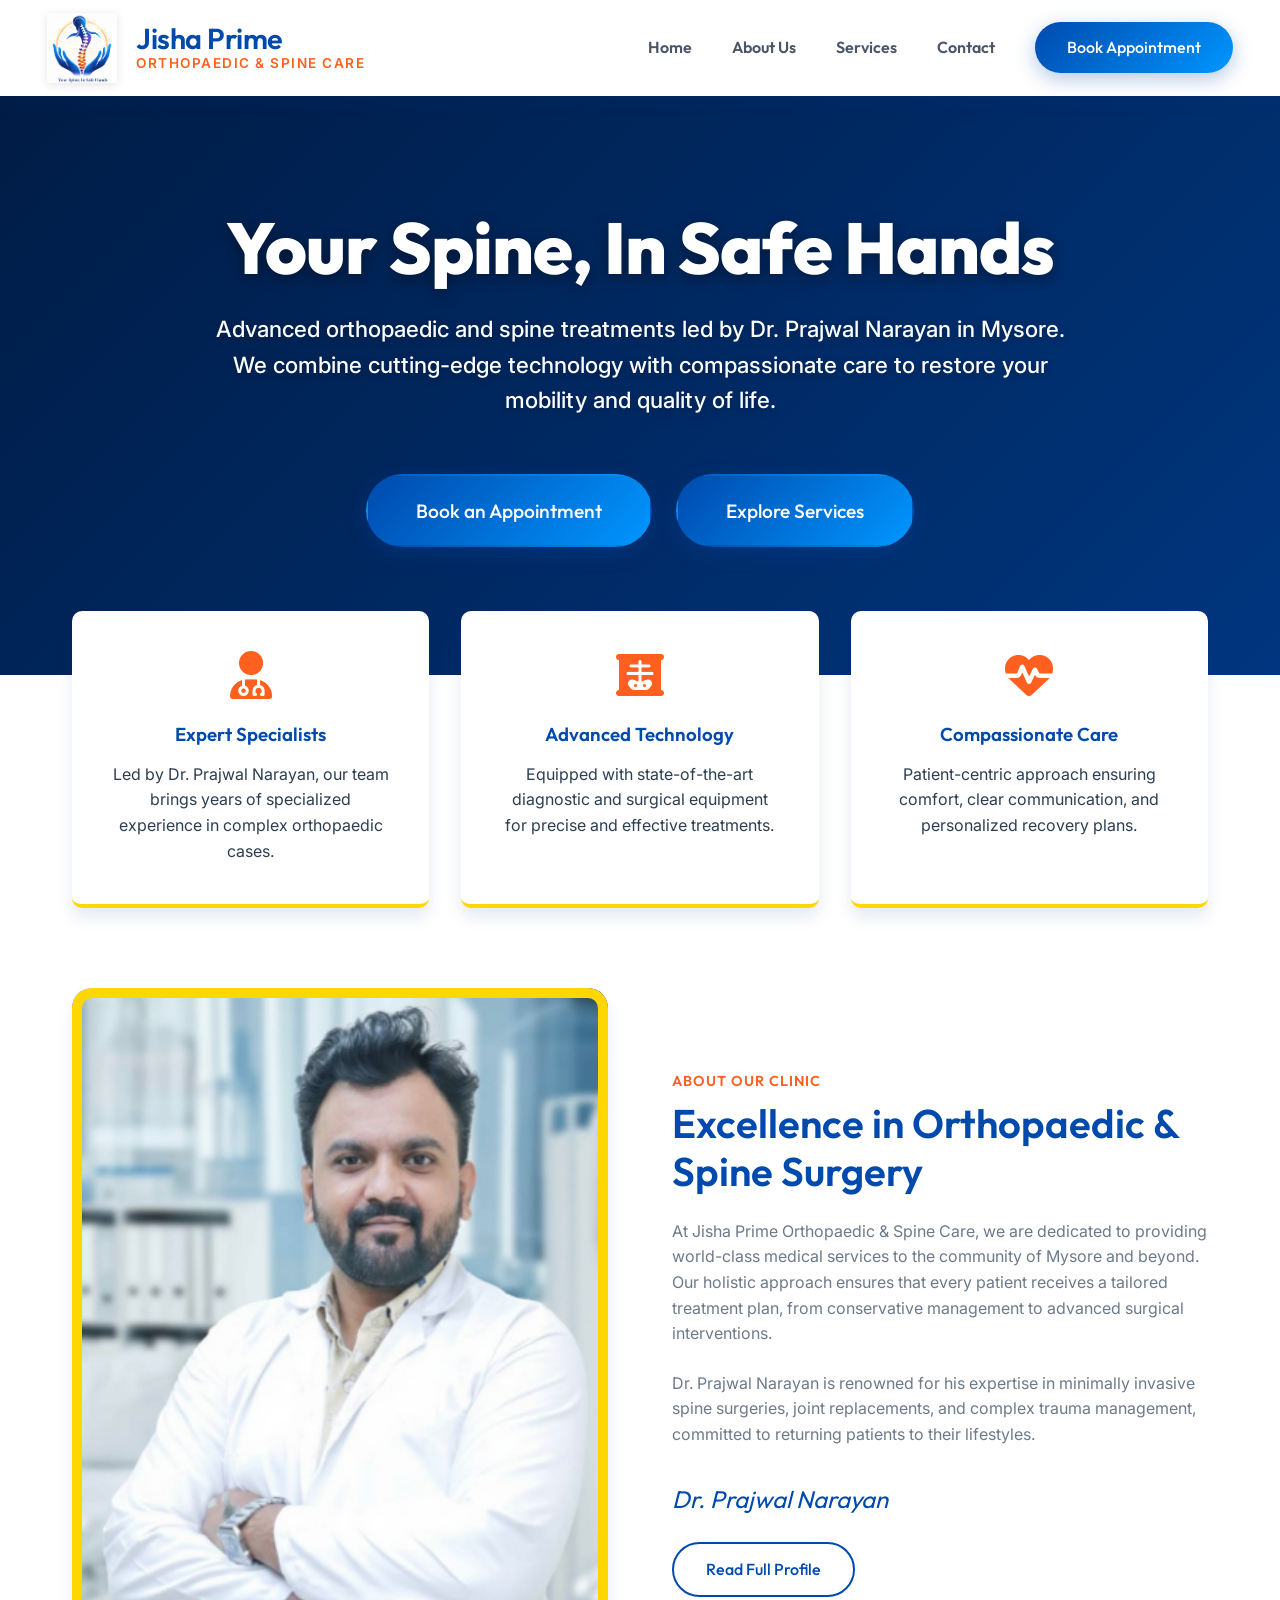
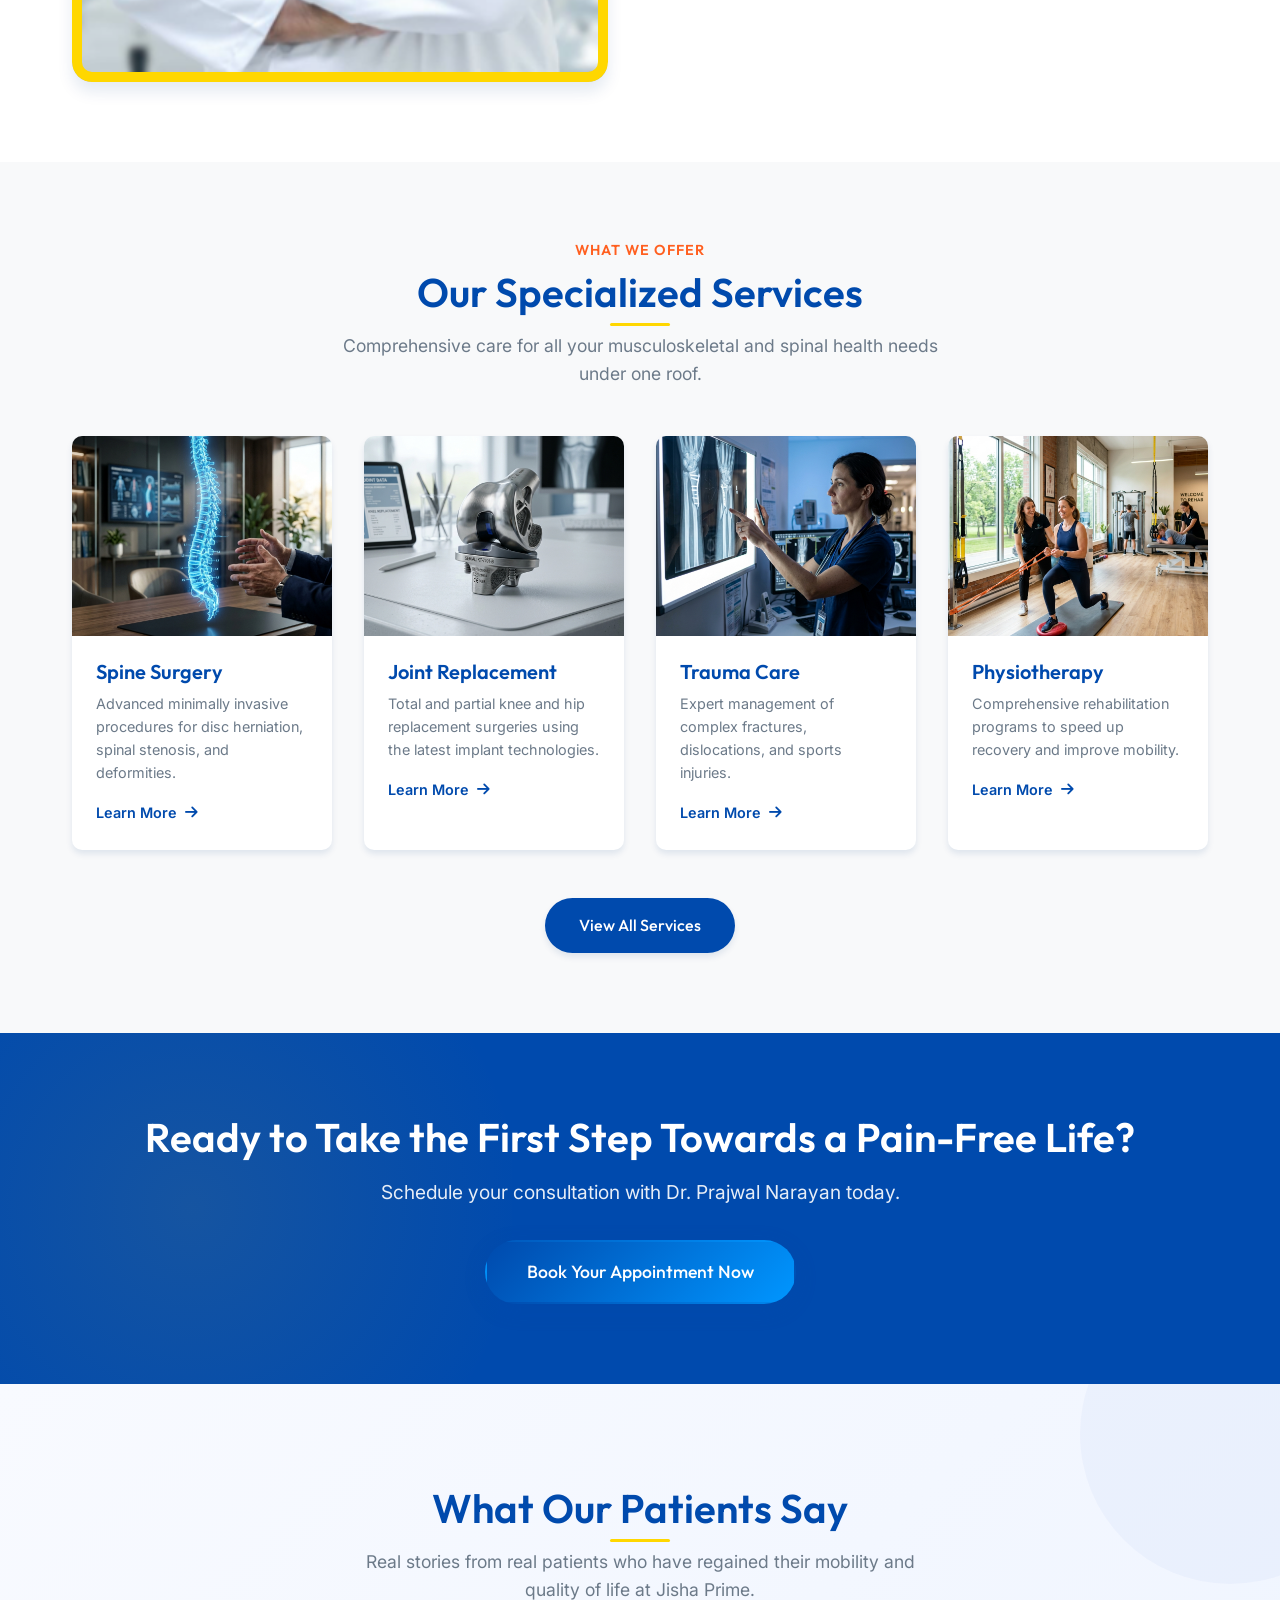
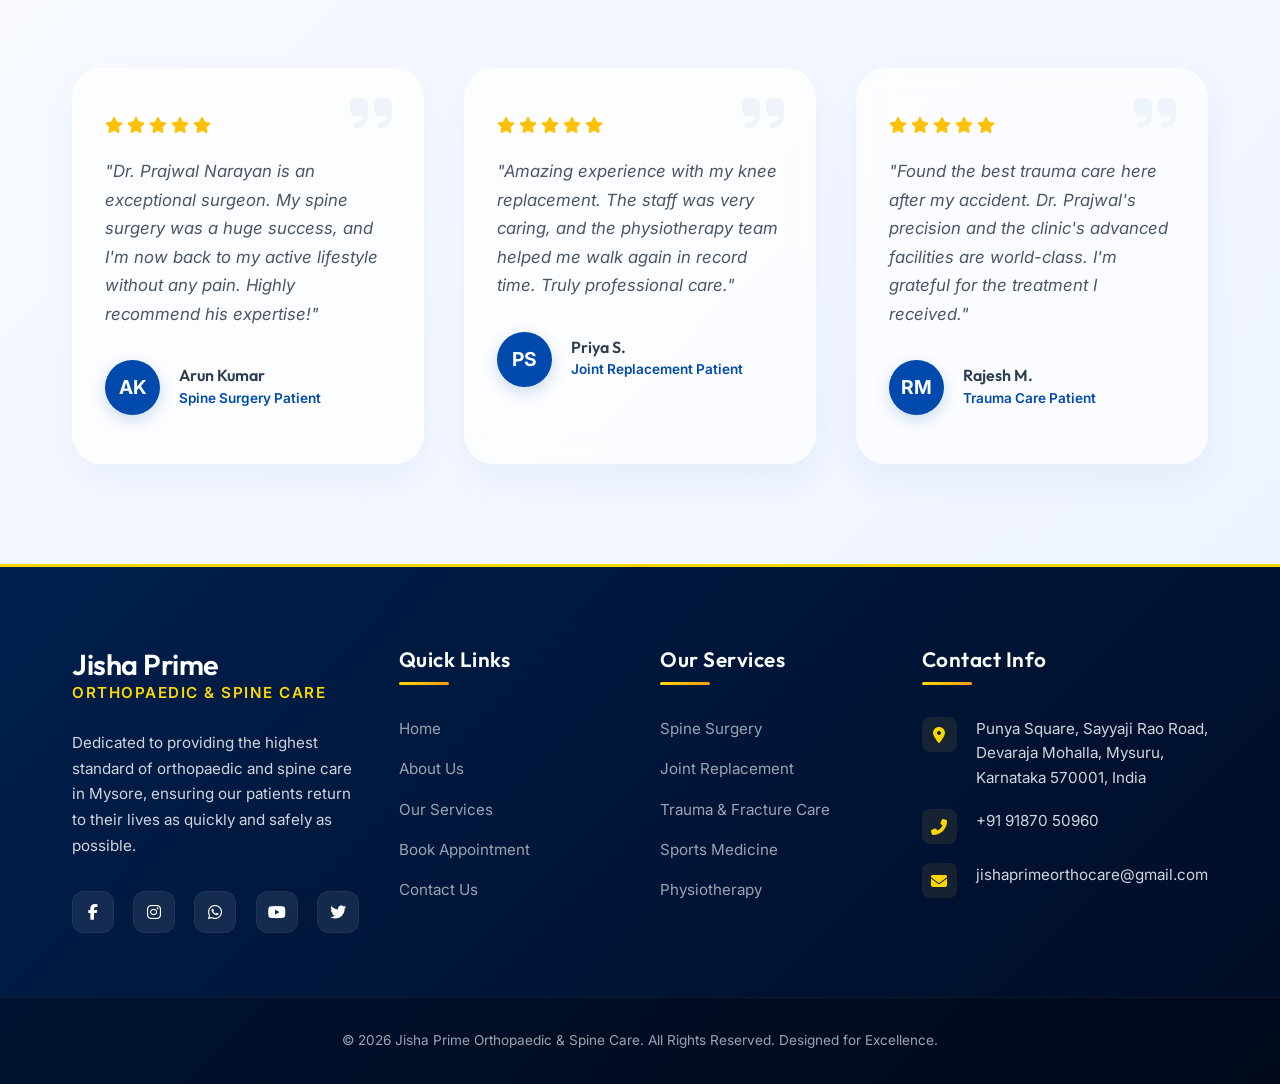
<file: index.html>
<!DOCTYPE html>
<html lang="en">

<head>
    <meta charset="UTF-8">
    <meta name="viewport" content="width=device-width, initial-scale=1.0">
    <title>Jisha Prime Orthopaedic & Spine Care | Mysore</title>
    <meta name="description"
        content="Jisha Prime Orthopaedic & Spine Care in Mysore, led by Dr. Prajwal Narayan. Expert orthopaedic and advanced spine treatments. Your Spine, In Safe Hands.">

    <!-- Google Fonts -->
    <link rel="preconnect" href="https://fonts.googleapis.com">
    <link rel="preconnect" href="https://fonts.gstatic.com" crossorigin>
    <link
        href="https://fonts.googleapis.com/css2?family=Inter:wght@400;500;600&family=Outfit:wght@400;500;600;700&display=swap"
        rel="stylesheet">

    <!-- Font Awesome -->
    <link rel="stylesheet" href="https://cdnjs.cloudflare.com/ajax/libs/font-awesome/6.4.0/css/all.min.css">

    <!-- Custom CSS -->
    <link rel="stylesheet" href="css/style.css?v=2">

    <!-- Favicon -->
    <link rel="icon" type="image/png" href="assets/logo.png">
    <style>
        /* Home Specific Styles */
        /* ── Animated Hero Redesign ── */
        /* ── Video Hero Redesign (Natural Colors) ── */
        .hero {
            position: relative;
            padding: 7rem 0 8rem;
            text-align: center;
            overflow: hidden;
            background: #000;
            display: flex;
            align-items: center;
            justify-content: center;
        }

        .hero-video {
            position: absolute;
            top: 50%;
            left: 50%;
            width: 100%;
            height: 100%;
            z-index: 0;
            transform: translate(-50%, -50%);
            object-fit: cover;
            opacity: 0.85;
            pointer-events: none;
            animation: kenBurns 20s ease-in-out infinite;
        }

        .hero-overlay {
            position: absolute;
            inset: 0;
            background: linear-gradient(135deg, rgba(0, 31, 77, 0.9) 0%, rgba(0, 74, 173, 0.8) 60%, rgba(0, 105, 217, 0.7) 100%);
            background-size: 200% 200%;
            z-index: 1;
            animation: gradientMove 15s ease infinite;
        }

        .hero .container {
            position: relative;
            z-index: 5;
        }

        .hero h1 {
            font-size: clamp(2.5rem, 8vw, 4.5rem);
            color: #fff;
            margin-bottom: 1.5rem;
            font-weight: 800;
            line-height: 1.1;
            letter-spacing: -1px;
            text-shadow: 0 4px 15px rgba(0, 0, 0, 0.4);
            animation: fadeInUp 0.8s ease-out 0.2s forwards;
            opacity: 0;
        }

        .hero p {
            font-size: clamp(1.1rem, 2.5vw, 1.4rem);
            margin-bottom: 3.5rem;
            max-width: 850px;
            margin-left: auto;
            margin-right: auto;
            color: #fff;
            line-height: 1.6;
            font-weight: 500;
            text-shadow: 0 2px 8px rgba(0, 0, 0, 0.3);
            animation: fadeInUp 0.8s ease-out 0.4s forwards;
            opacity: 0;
        }

        .hero-btns {
            display: flex;
            gap: 1.5rem;
            justify-content: center;
            flex-wrap: wrap;
            animation: fadeInUp 0.8s ease-out 0.6s forwards;
            opacity: 0;
        }

        /* ── Animations ── */
        @keyframes zoomIn {
            from { opacity: 0; transform: scale(0.95) translateY(20px); }
            to { opacity: 1; transform: scale(1) translateY(0); }
        }

        @keyframes fadeInUp {
            from { opacity: 0; transform: translateY(30px); }
            to { opacity: 1; transform: translateY(0); }
        }

        @keyframes kenBurns {
            0% { transform: translate(-50%, -50%) scale(1); }
            50% { transform: translate(-50%, -50%) scale(1.1); }
            100% { transform: translate(-50%, -50%) scale(1); }
        }


        .features-grid {
            display: grid;
            grid-template-columns: repeat(auto-fit, minmax(300px, 1fr));
            gap: 2rem;
            margin-top: -4rem;
            position: relative;
            z-index: 10;
        }

        .feature-card {
            background: var(--white);
            padding: 2.5rem;
            border-radius: 10px;
            box-shadow: var(--shadow-lg);
            text-align: center;
            transition: transform var(--transition-normal);
            border-bottom: 4px solid var(--primary-gold);
        }

        .feature-card:hover {
            transform: translateY(-10px);
        }

        .feature-icon {
            font-size: 3rem;
            color: var(--accent-orange);
            margin-bottom: 1.5rem;
        }

        .feature-card h3 {
            margin-bottom: 1rem;
        }

        /* About Section Preview */
        .about-preview {
            display: flex;
            align-items: center;
            gap: 4rem;
        }

        .about-preview-img {
            flex: 1;
            border-radius: 20px;
            box-shadow: var(--shadow-lg);
            overflow: hidden;
            position: relative;
            min-height: 400px;
            background-color: #ffffff !important;
        }

        .about-preview-img img {
            width: 100% !important;
            height: 100% !important;
            object-fit: cover !important;
            transform: scale(1.1);
        }

        .about-preview-img::after {
            content: '';
            position: absolute;
            inset: 0;
            border: 10px solid var(--primary-gold);
            border-radius: 20px;
            pointer-events: none;
        }

        .about-preview-content {
            flex: 1;
        }

        .about-preview-content h2 {
            font-size: 2.5rem;
            margin-bottom: 1.5rem;
        }

        .about-preview-content p {
            margin-bottom: 1.5rem;
            color: var(--text-light);
        }

        .doctor-signature {
            font-family: 'Outfit', sans-serif;
            font-size: 1.5rem;
            color: var(--primary-blue);
            font-style: italic;
            margin-top: 2rem;
        }

        /* Services Preview */
        .services-grid {
            display: grid;
            grid-template-columns: repeat(auto-fit, minmax(250px, 1fr));
            gap: 2rem;
        }

        .service-card {
            background: var(--white);
            border-radius: 10px;
            overflow: hidden;
            box-shadow: var(--shadow-md);
            transition: all var(--transition-normal);
        }

        .service-card:hover {
            box-shadow: var(--shadow-lg);
            transform: translateY(-5px);
        }

        .service-img {
            height: 200px;
            background-size: cover;
            background-position: center;
            position: relative;
        }

        .service-content {
            padding: 1.5rem;
        }

        .service-content h3 {
            font-size: 1.25rem;
            margin-bottom: 0.5rem;
        }

        .service-content p {
            font-size: 0.9rem;
            color: var(--text-light);
            margin-bottom: 1rem;
        }

        .service-link {
            font-size: 0.9rem;
            font-weight: 600;
            display: inline-flex;
            align-items: center;
            gap: 0.5rem;
        }

        /* CTA Section */
        .cta-section {
            background-color: var(--primary-blue);
            color: var(--white);
            text-align: center;
            padding: 5rem 0;
            position: relative;
            overflow: hidden;
        }

        .cta-section::before {
            content: '';
            position: absolute;
            top: -50%;
            left: -10%;
            width: 50%;
            height: 200%;
            background: radial-gradient(circle, rgba(212, 175, 55, 0.1) 0%, transparent 70%);
        }

        .cta-content {
            position: relative;
            z-index: 1;
        }

        .cta-section h2 {
            color: var(--white);
            font-size: 2.5rem;
            margin-bottom: 1rem;
        }

        .cta-section p {
            font-size: 1.2rem;
            margin-bottom: 2rem;
            color: rgba(255, 255, 255, 0.9);
        }

        @keyframes fadeInDown {
            from {
                opacity: 0;
                transform: translateY(-20px);
            }

            to {
                opacity: 1;
                transform: translateY(0);
            }
        }

        @keyframes fadeInUp {
            from {
                opacity: 0;
                transform: translateY(20px);
            }

            to {
                opacity: 1;
                transform: translateY(0);
            }
        }

        @media (max-width: 768px) {
            .hero h1 {
                font-size: 2.5rem;
            }

            .hero p {
                font-size: 1rem;
            }

            .about-preview {
                flex-direction: column;
            }

            .hero-btns {
                flex-direction: column;
            }
        }
    </style>
</head>

<body>

    <!-- Main Navigation -->
    <header class="header">
        <div class="nav-container">
            <a href="index.html" class="logo">
                <!-- Original Logo Image -->
                <img src="assets/logo.png" alt="Jisha Prime Orthopaedic & Spine Care Logo"
                    style="height: 70px; width: auto;">
                <div class="logo-text">
                    <h1>Jisha Prime</h1>
                    <p>Orthopaedic & Spine Care</p>
                </div>
            </a>

            <div class="mobile-toggle">
                <i class="fas fa-bars"></i>
            </div>

            <nav class="nav-menu">
                <a href="index.html" class="nav-link">Home</a>
                <a href="about.html" class="nav-link">About Us</a>
                <a href="services.html" class="nav-link">Services</a>
                <a href="contact.html" class="nav-link">Contact</a>
                <a href="appointment.html" class="btn btn-secondary"
                    style="color: white; border: none;">Book Appointment</a>
            </nav>
        </div>
    </header>

    <!-- Hero Section -->
    <section class="hero">
        <video autoplay muted loop playsinline class="hero-video" poster="https://images.unsplash.com/photo-1579684385127-1ef15d508118?ixlib=rb-4.0.3&auto=format&fit=crop&w=1920&q=80">
            <source src="https://assets.mixkit.co/videos/preview/mixkit-surgeons-performing-a-surgery-41133-large.mp4"
                type="video/mp4">
            Your browser does not support the video tag.
        </video>
        <div class="hero-overlay"></div>

        <div class="container">
            <h1>Your Spine, In Safe Hands</h1>
            <p>Advanced orthopaedic and spine treatments led by Dr. Prajwal Narayan in Mysore. We combine
                cutting-edge technology with compassionate care to restore your mobility and quality of life.</p>
            <div class="hero-btns">
                <a href="appointment.html" class="btn btn-secondary"
                    style="padding: 1.2rem 3rem; font-size: 1.2rem; border-radius: 50px;">Book an Appointment</a>
                <a href="services.html" class="btn btn-secondary"
                    style="padding: 1.2rem 3rem; font-size: 1.2rem; border-radius: 50px;">Explore
                    Services</a>
            </div>
        </div>
    </section>

    <!-- Features Section -->
    <div class="container">
        <div class="features-grid">
            <div class="feature-card">
                <i class="fas fa-user-md feature-icon"></i>
                <h3>Expert Specialists</h3>
                <p>Led by Dr. Prajwal Narayan, our team brings years of specialized experience in complex orthopaedic
                    cases.</p>
            </div>
            <div class="feature-card">
                <i class="fas fa-x-ray feature-icon"></i>
                <h3>Advanced Technology</h3>
                <p>Equipped with state-of-the-art diagnostic and surgical equipment for precise and effective
                    treatments.</p>
            </div>
            <div class="feature-card">
                <i class="fas fa-heartbeat feature-icon"></i>
                <h3>Compassionate Care</h3>
                <p>Patient-centric approach ensuring comfort, clear communication, and personalized recovery plans.</p>
            </div>
        </div>
    </div>

    <!-- About Preview Section -->
    <section class="section">
        <div class="container about-preview">
            <div class="about-preview-img" style="background-color: white !important; overflow: hidden;">
                <img src="assets/dr_prajwal.png" alt="Dr. Prajwal Narayan" style="width: 130% !important; max-width: none !important; height: 100% !important; object-fit: cover !important; margin-left: -15%;">
            </div>
            <div class="about-preview-content">
                <h4
                    style="color: var(--accent-orange); margin-bottom: 0.5rem; text-transform: uppercase; letter-spacing: 1px; font-size: 0.9rem;">
                    About Our Clinic</h4>
                <h2>Excellence in Orthopaedic & Spine Surgery</h2>
                <p>At Jisha Prime Orthopaedic & Spine Care, we are dedicated to providing world-class medical services
                    to the community of Mysore and beyond. Our holistic approach ensures that every patient receives a
                    tailored treatment plan, from conservative management to advanced surgical interventions.</p>
                <p>Dr. Prajwal Narayan is renowned for his expertise in minimally invasive spine surgeries, joint
                    replacements, and complex trauma management, committed to returning patients to their lifestyles.
                </p>
                <div class="doctor-signature">Dr. Prajwal Narayan</div>
                <a href="about.html" class="btn btn-outline" style="margin-top: 1.5rem;">Read Full Profile</a>
            </div>
        </div>
    </section>

    <!-- Services Preview Section -->
    <section class="section section-bg-light">
        <div class="container">
            <div class="section-header">
                <h4
                    style="color: var(--accent-orange); margin-bottom: 0.5rem; text-transform: uppercase; letter-spacing: 1px; font-size: 0.9rem;">
                    What We Offer</h4>
                <h2 class="section-title">Our Specialized Services</h2>
                <p class="section-subtitle">Comprehensive care for all your musculoskeletal and spinal health needs
                    under one roof.</p>
            </div>

            <div class="services-grid">
                <div class="service-card">
                    <div class="service-img" style="background-image: url('assets/spine.png');"></div>
                    <div class="service-content">
                        <h3>Spine Surgery</h3>
                        <p>Advanced minimally invasive procedures for disc herniation, spinal stenosis, and deformities.
                        </p>
                        <a href="services.html#spine" class="service-link">Learn More <i
                                class="fas fa-arrow-right"></i></a>
                    </div>
                </div>
                <div class="service-card">
                    <div class="service-img" style="background-image: url('assets/joint.png');"></div>
                    <div class="service-content">
                        <h3>Joint Replacement</h3>
                        <p>Total and partial knee and hip replacement surgeries using the latest implant technologies.
                        </p>
                        <a href="services.html#joint" class="service-link">Learn More <i
                                class="fas fa-arrow-right"></i></a>
                    </div>
                </div>
                <div class="service-card">
                    <div class="service-img" style="background-image: url('assets/trauma.png');"></div>
                    <div class="service-content">
                        <h3>Trauma Care</h3>
                        <p>Expert management of complex fractures, dislocations, and sports injuries.</p>
                        <a href="services.html#trauma" class="service-link">Learn More <i
                                class="fas fa-arrow-right"></i></a>
                    </div>
                </div>
                <div class="service-card">
                    <div class="service-img" style="background-image: url('assets/physio.png');"></div>
                    <div class="service-content">
                        <h3>Physiotherapy</h3>
                        <p>Comprehensive rehabilitation programs to speed up recovery and improve mobility.</p>
                        <a href="services.html#physio" class="service-link">Learn More <i
                                class="fas fa-arrow-right"></i></a>
                    </div>
                </div>
            </div>

            <div style="text-align: center; margin-top: 3rem;">
                <a href="services.html" class="btn btn-primary">View All Services</a>
            </div>
        </div>
    </section>

    <!-- CTA Section -->
    <section class="cta-section">
        <div class="container cta-content">
            <h2>Ready to Take the First Step Towards a Pain-Free Life?</h2>
            <p>Schedule your consultation with Dr. Prajwal Narayan today.</p>
            <a href="appointment.html" class="btn btn-secondary btn-lg"
                style="padding: 1rem 2.5rem; font-size: 1.1rem;">Book Your Appointment Now</a>
        </div>
    </section>

    <!-- Patient Reviews Section -->
    <section class="reviews-section">
        <div class="container">
            <div class="section-header">
                <h2 class="section-title">What Our Patients Say</h2>
                <p class="section-subtitle">Real stories from real patients who have regained their mobility and quality
                    of life at Jisha Prime.</p>
            </div>

            <div class="reviews-grid">
                <!-- Review 1 -->
                <div class="review-card">
                    <i class="fas fa-quote-right quote-icon"></i>
                    <div class="rating">
                        <i class="fas fa-star"></i><i class="fas fa-star"></i><i class="fas fa-star"></i><i
                            class="fas fa-star"></i><i class="fas fa-star"></i>
                    </div>
                    <p class="review-text">"Dr. Prajwal Narayan is an exceptional surgeon. My spine surgery was a huge
                        success, and I'm now back to my active lifestyle without any pain. Highly recommend his
                        expertise!"</p>
                    <div class="reviewer-info">
                        <div class="reviewer-img">AK</div>
                        <div class="reviewer-details">
                            <h4>Arun Kumar</h4>
                            <p>Spine Surgery Patient</p>
                        </div>
                    </div>
                </div>

                <!-- Review 2 -->
                <div class="review-card">
                    <i class="fas fa-quote-right quote-icon"></i>
                    <div class="rating">
                        <i class="fas fa-star"></i><i class="fas fa-star"></i><i class="fas fa-star"></i><i
                            class="fas fa-star"></i><i class="fas fa-star"></i>
                    </div>
                    <p class="review-text">"Amazing experience with my knee replacement. The staff was very caring, and
                        the physiotherapy team helped me walk again in record time. Truly professional care."</p>
                    <div class="reviewer-info">
                        <div class="reviewer-img">PS</div>
                        <div class="reviewer-details">
                            <h4>Priya S.</h4>
                            <p>Joint Replacement Patient</p>
                        </div>
                    </div>
                </div>

                <!-- Review 3 -->
                <div class="review-card">
                    <i class="fas fa-quote-right quote-icon"></i>
                    <div class="rating">
                        <i class="fas fa-star"></i><i class="fas fa-star"></i><i class="fas fa-star"></i><i
                            class="fas fa-star"></i><i class="fas fa-star"></i>
                    </div>
                    <p class="review-text">"Found the best trauma care here after my accident. Dr. Prajwal's precision
                        and the clinic's advanced facilities are world-class. I'm grateful for the treatment I
                        received."</p>
                    <div class="reviewer-info">
                        <div class="reviewer-img">RM</div>
                        <div class="reviewer-details">
                            <h4>Rajesh M.</h4>
                            <p>Trauma Care Patient</p>
                        </div>
                    </div>
                </div>
            </div>
        </div>
    </section>

    <!-- Footer -->
    <footer class="footer">
        <div class="container">
            <div class="footer-grid">
                <div class="footer-col">
                    <div class="logo-text" style="margin-bottom: 1rem;">
                        <h1 style="color: var(--white);">Jisha Prime</h1>
                        <p style="color: var(--primary-gold);">Orthopaedic & Spine Care</p>
                    </div>
                    <p>Dedicated to providing the highest standard of orthopaedic and spine care in Mysore, ensuring our
                        patients return to their lives as quickly and safely as possible.</p>
                    <div class="footer-social">
                        <a href="https://www.facebook.com/search/top?q=Jisha%20Prime%20Orthopaedic%20%26%20Spine%20Care"
                            target="_blank" aria-label="Facebook"><i class="fab fa-facebook-f"></i></a>
                        <a href="https://www.instagram.com/thespinemechanic07" target="_blank" aria-label="Instagram"><i
                                class="fab fa-instagram"></i></a>
                        <a href="https://wa.me/919187050960" target="_blank" aria-label="WhatsApp"><i
                                class="fab fa-whatsapp"></i></a>
                        <a href="#" target="_blank" aria-label="YouTube"><i class="fab fa-youtube"></i></a>
                        <a href="#" target="_blank" aria-label="Twitter"><i class="fab fa-twitter"></i></a>
                    </div>
                </div>

                <div class="footer-col">
                    <h3>Quick Links</h3>
                    <ul class="footer-links">
                        <li><a href="index.html">Home</a></li>
                        <li><a href="about.html">About Us</a></li>
                        <li><a href="services.html">Our Services</a></li>
                        <li><a href="appointment.html">Book Appointment</a></li>
                        <li><a href="contact.html">Contact Us</a></li>
                    </ul>
                </div>

                <div class="footer-col">
                    <h3>Our Services</h3>
                    <ul class="footer-links">
                        <li><a href="services.html#spine">Spine Surgery</a></li>
                        <li><a href="services.html#joint">Joint Replacement</a></li>
                        <li><a href="services.html#trauma">Trauma & Fracture Care</a></li>
                        <li><a href="services.html#sports">Sports Medicine</a></li>
                        <li><a href="services.html#physio">Physiotherapy</a></li>
                    </ul>
                </div>

                <div class="footer-col">
                    <h3>Contact Info</h3>
                    <ul class="footer-contact">
                        <li>
                            <i class="fas fa-map-marker-alt"></i>
                            <a href="https://maps.app.goo.gl/DzccedRnH6jNJnV17" target="_blank"
                                style="color: inherit; transition: color 0.3s ease;"
                                onmouseover="this.style.color='var(--primary-gold)'"
                                onmouseout="this.style.color='inherit'">
                                <span>Punya Square, Sayyaji Rao Road,<br>Devaraja Mohalla, Mysuru,<br>Karnataka 570001,
                                    India</span>
                            </a>
                        </li>
                        <li>
                            <i class="fas fa-phone-alt"></i>
                            <span>+91 91870 50960</span>
                        </li>
                        <li>
                            <i class="fas fa-envelope"></i>
                            <span>jishaprimeorthocare@gmail.com</span>
                        </li>
                    </ul>
                </div>
            </div>
        </div>

        <div class="footer-bottom">
            <div class="container">
                <p>&copy; 2026 Jisha Prime Orthopaedic & Spine Care. All Rights Reserved. Designed for Excellence.</p>
            </div>
        </div>
    </footer>

    <script src="js/main.js?v=2"></script>
</body>

</html>
</file>
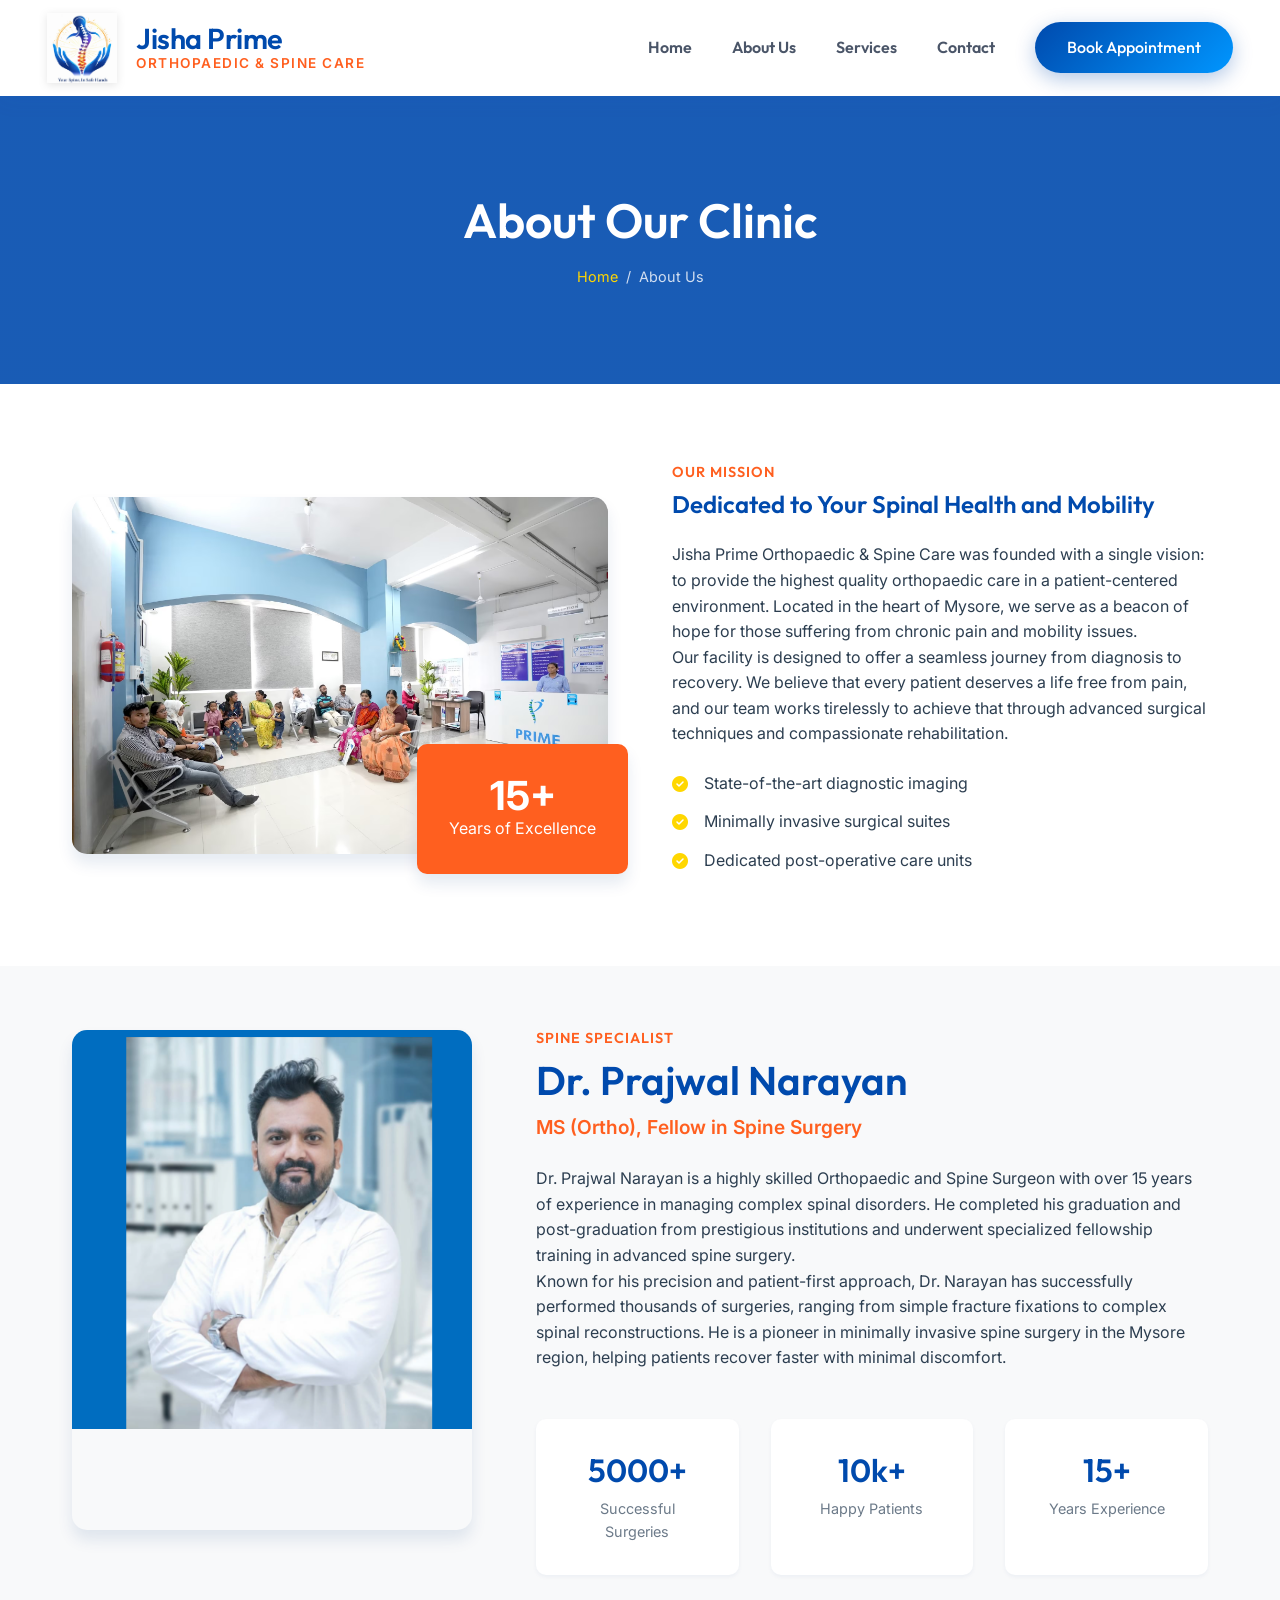
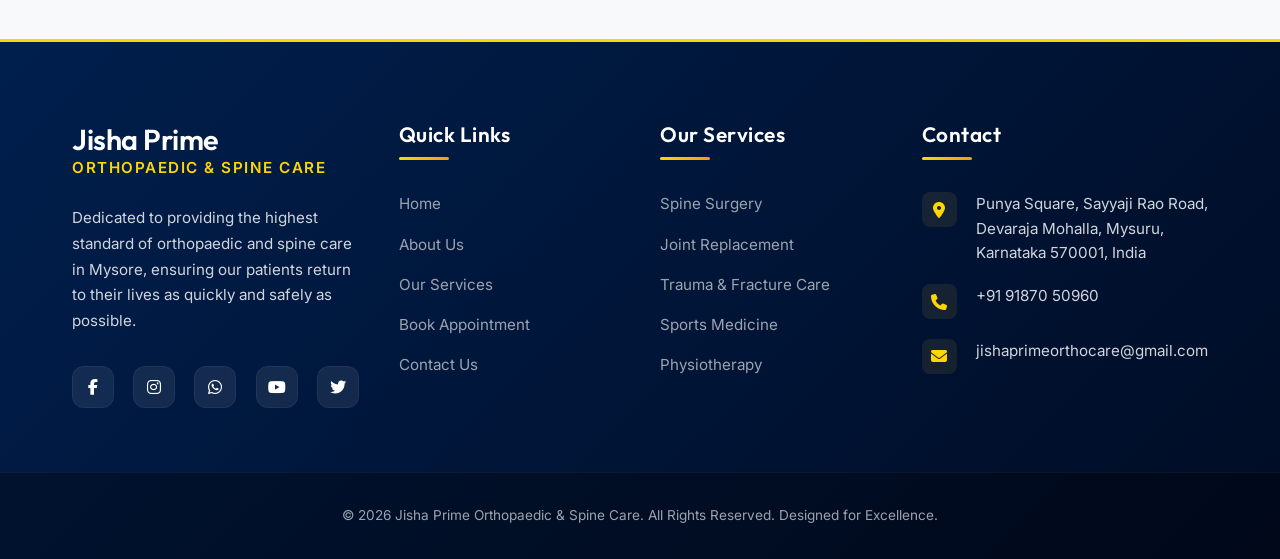
<file: about.html>
<!DOCTYPE html>
<html lang="en">

<head>
    <meta charset="UTF-8">
    <meta name="viewport" content="width=device-width, initial-scale=1.0">
    <title>About Us | Jisha Prime Orthopaedic & Spine Care</title>
    <link rel="preconnect" href="https://fonts.googleapis.com">
    <link rel="preconnect" href="https://fonts.gstatic.com" crossorigin>
    <link
        href="https://fonts.googleapis.com/css2?family=Inter:wght@400;500;600&family=Outfit:wght@400;500;600;700&display=swap"
        rel="stylesheet">
    <link rel="stylesheet" href="https://cdnjs.cloudflare.com/ajax/libs/font-awesome/6.4.0/css/all.min.css">
    <link rel="stylesheet" href="css/style.css?v=2">
    <!-- Favicon -->
    <link rel="icon" type="image/png" href="assets/logo.png">
    <style>
        .page-header {
            background: linear-gradient(rgba(0, 74, 173, 0.9), rgba(0, 74, 173, 0.9)), url('https://images.unsplash.com/photo-1519494026892-80bbd2d6fd0d?ixlib=rb-4.0.3&auto=format&fit=crop&w=1920&q=80') center/cover;
            color: var(--white);
            padding: 6rem 0;
            text-align: center;
        }

        .page-header h1 {
            color: var(--white);
            font-size: 3rem;
            margin-bottom: 1rem;
        }

        .breadcrumb {
            display: flex;
            justify-content: center;
            gap: 0.5rem;
            font-size: 0.9rem;
            color: rgba(255, 255, 255, 0.8);
        }

        .breadcrumb a {
            color: var(--primary-gold);
        }

        .about-section {
            display: grid;
            grid-template-columns: 1fr 1fr;
            gap: 4rem;
            align-items: center;
        }

        .about-image {
            position: relative;
        }

        .about-image img {
            border-radius: 15px;
            box-shadow: var(--shadow-lg);
        }

        .experience-badge {
            position: absolute;
            bottom: -20px;
            right: -20px;
            background-color: var(--accent-orange);
            color: var(--white);
            padding: 2rem;
            border-radius: 10px;
            text-align: center;
            box-shadow: var(--shadow-lg);
        }

        .experience-badge span {
            display: block;
            font-size: 2.5rem;
            font-weight: 700;
            line-height: 1;
        }

        .doctor-profile {
            background-color: var(--off-white);
            padding: 4rem 0;
        }

        .profile-card {
            display: flex;
            gap: 4rem;
            align-items: flex-start;
        }

        .profile-img {
            flex: 0 0 400px;
            border-radius: 15px;
            overflow: hidden;
            box-shadow: var(--shadow-lg);
            min-height: 500px;
            background-color: var(--off-white);
        }

        .profile-img img {
            width: 100%;
            height: 100%;
            object-fit: cover;
        }

        .profile-content h2 {
            font-size: 2.5rem;
            margin-bottom: 0.5rem;
        }

        .profile-content .designation {
            color: var(--accent-orange);
            font-weight: 600;
            font-size: 1.2rem;
            margin-bottom: 1.5rem;
            display: block;
        }

        .stat-grid {
            display: grid;
            grid-template-columns: repeat(3, 1fr);
            gap: 2rem;
            margin-top: 3rem;
        }

        .stat-item {
            text-align: center;
            padding: 2rem;
            background: var(--white);
            border-radius: 10px;
            box-shadow: var(--shadow-sm);
        }

        .stat-item h3 {
            font-size: 2rem;
            color: var(--primary-blue);
            margin-bottom: 0.5rem;
        }

        .stat-item p {
            font-size: 0.9rem;
            color: var(--text-light);
        }

        @media (max-width: 992px) {

            .about-section,
            .profile-card {
                grid-template-columns: 1fr;
                flex-direction: column;
            }

            .profile-img {
                flex: 0 0 auto;
                width: 100%;
                max-width: 500px;
                margin: 0 auto;
            }
        }
    </style>
</head>

<body>

    <!-- Main Navigation -->
    <header class="header">
        <div class="nav-container">
            <a href="index.html" class="logo">
                <!-- Original Logo Image -->
                <img src="assets/logo.png" alt="Jisha Prime Orthopaedic & Spine Care Logo"
                    style="height: 70px; width: auto;">
                <div class="logo-text">
                    <h1>Jisha Prime</h1>
                    <p>Orthopaedic & Spine Care</p>
                </div>
            </a>

            <div class="mobile-toggle">
                <i class="fas fa-bars"></i>
            </div>

            <nav class="nav-menu">
                <a href="index.html" class="nav-link">Home</a>
                <a href="about.html" class="nav-link">About Us</a>
                <a href="services.html" class="nav-link">Services</a>
                <a href="contact.html" class="nav-link">Contact</a>
                <a href="appointment.html" class="btn btn-secondary" style="color: white; border: none;">Book
                    Appointment</a>
            </nav>
        </div>
    </header>

    <!-- Page Header -->
    <section class="page-header">
        <div class="container">
            <h1>About Our Clinic</h1>
            <div class="breadcrumb">
                <a href="index.html">Home</a>
                <span>/</span>
                <span>About Us</span>
            </div>
        </div>
    </section>

    <!-- About Content -->
    <section class="section">
        <div class="container">
            <div class="about-section">
                <div class="about-image">
                    <img src="assets/clinic_waiting.png" alt="Clinic Interior">
                    <div class="experience-badge">
                        <span>15+</span>
                        Years of Excellence
                    </div>
                </div>
                <div class="about-content">
                    <h4
                        style="color: var(--accent-orange); margin-bottom: 0.5rem; text-transform: uppercase; letter-spacing: 1px; font-size: 0.9rem;">
                        Our Mission</h4>
                    <h2 style="margin-bottom: 1.5rem;">Dedicated to Your Spinal Health and Mobility</h2>
                    <p>Jisha Prime Orthopaedic & Spine Care was founded with a single vision: to provide the highest
                        quality orthopaedic care in a patient-centered environment. Located in the heart of Mysore, we
                        serve as a beacon of hope for those suffering from chronic pain and mobility issues.</p>
                    <p>Our facility is designed to offer a seamless journey from diagnosis to recovery. We believe that
                        every patient deserves a life free from pain, and our team works tirelessly to achieve that
                        through advanced surgical techniques and compassionate rehabilitation.</p>
                    <ul style="margin-top: 1.5rem;">
                        <li style="margin-bottom: 0.8rem; display: flex; gap: 1rem; align-items: center;">
                            <i class="fas fa-check-circle" style="color: var(--primary-gold);"></i>
                            <span>State-of-the-art diagnostic imaging</span>
                        </li>
                        <li style="margin-bottom: 0.8rem; display: flex; gap: 1rem; align-items: center;">
                            <i class="fas fa-check-circle" style="color: var(--primary-gold);"></i>
                            <span>Minimally invasive surgical suites</span>
                        </li>
                        <li style="margin-bottom: 0.8rem; display: flex; gap: 1rem; align-items: center;">
                            <i class="fas fa-check-circle" style="color: var(--primary-gold);"></i>
                            <span>Dedicated post-operative care units</span>
                        </li>
                    </ul>
                </div>
            </div>
        </div>
    </section>

    <!-- Doctor Profile -->
    <section class="doctor-profile">
        <div class="container">
            <div class="profile-card">
                <div class="profile-img">
                    <img src="assets/dr_prajwal.png" alt="Dr. Prajwal Narayan">
                </div>
                <div class="profile-content">
                    <h4
                        style="color: var(--accent-orange); margin-bottom: 0.5rem; text-transform: uppercase; letter-spacing: 1px; font-size: 0.9rem;">
                        Spine Specialist</h4>
                    <h2>Dr. Prajwal Narayan</h2>
                    <span class="designation">MS (Ortho), Fellow in Spine Surgery</span>
                    <p>Dr. Prajwal Narayan is a highly skilled Orthopaedic and Spine Surgeon with over 15 years of
                        experience in managing complex spinal disorders. He completed his graduation and post-graduation
                        from prestigious institutions and underwent specialized fellowship training in advanced spine
                        surgery.</p>
                    <p>Known for his precision and patient-first approach, Dr. Narayan has successfully performed
                        thousands of surgeries, ranging from simple fracture fixations to complex spinal
                        reconstructions. He is a pioneer in minimally invasive spine surgery in the Mysore region,
                        helping patients recover faster with minimal discomfort.</p>

                    <div class="stat-grid">
                        <div class="stat-item">
                            <h3>5000+</h3>
                            <p>Successful Surgeries</p>
                        </div>
                        <div class="stat-item">
                            <h3>10k+</h3>
                            <p>Happy Patients</p>
                        </div>
                        <div class="stat-item">
                            <h3>15+</h3>
                            <p>Years Experience</p>
                        </div>
                    </div>
                </div>
            </div>
        </div>
    </section>

    <!-- Footer -->
    <footer class="footer">
        <div class="container">
            <div class="footer-grid">
                <div class="footer-col">
                    <div class="logo-text" style="margin-bottom: 1rem;">
                        <h1 style="color: var(--white);">Jisha Prime</h1>
                        <p style="color: var(--primary-gold);">Orthopaedic & Spine Care</p>
                    </div>
                    <p>Dedicated to providing the highest standard of orthopaedic and spine care in Mysore, ensuring our
                        patients return to their lives as quickly and safely as possible.</p>
                    <div class="footer-social">
                        <a href="https://www.facebook.com/search/top?q=Jisha%20Prime%20Orthopaedic%20%26%20Spine%20Care"
                            target="_blank" aria-label="Facebook"><i class="fab fa-facebook-f"></i></a>
                        <a href="https://www.instagram.com/thespinemechanic07" target="_blank" aria-label="Instagram"><i
                                class="fab fa-instagram"></i></a>
                        <a href="https://wa.me/919187050960" target="_blank" aria-label="WhatsApp"><i
                                class="fab fa-whatsapp"></i></a>
                        <a href="#" target="_blank" aria-label="YouTube"><i class="fab fa-youtube"></i></a>
                        <a href="#" target="_blank" aria-label="Twitter"><i class="fab fa-twitter"></i></a>
                    </div>
                </div>

                <div class="footer-col">
                    <h3>Quick Links</h3>
                    <ul class="footer-links">
                        <li><a href="index.html">Home</a></li>
                        <li><a href="about.html">About Us</a></li>
                        <li><a href="services.html">Our Services</a></li>
                        <li><a href="appointment.html">Book Appointment</a></li>
                        <li><a href="contact.html">Contact Us</a></li>
                    </ul>
                </div>

                <div class="footer-col">
                    <h3>Our Services</h3>
                    <ul class="footer-links">
                        <li><a href="services.html#spine">Spine Surgery</a></li>
                        <li><a href="services.html#joint">Joint Replacement</a></li>
                        <li><a href="services.html#trauma">Trauma & Fracture Care</a></li>
                        <li><a href="services.html#sports">Sports Medicine</a></li>
                        <li><a href="services.html#physio">Physiotherapy</a></li>
                    </ul>
                </div>

                <div class="footer-col">
                    <h3>Contact</h3>
                    <ul class="footer-contact">
                        <li>
                            <i class="fas fa-map-marker-alt"></i>
                            <a href="https://maps.app.goo.gl/DzccedRnH6jNJnV17" target="_blank"
                                style="color: inherit; transition: color 0.3s ease;"
                                onmouseover="this.style.color='var(--primary-gold)'"
                                onmouseout="this.style.color='inherit'">
                                <span>Punya Square, Sayyaji Rao Road, Devaraja Mohalla, Mysuru, Karnataka 570001,
                                    India</span>
                            </a>
                        </li>
                        <li><i class="fas fa-phone"></i> +91 91870 50960</li>
                        <li><i class="fas fa-envelope"></i> jishaprimeorthocare@gmail.com</li>
                    </ul>
                </div>
            </div>
        </div>

        <div class="footer-bottom">
            <div class="container">
                <p>&copy; 2026 Jisha Prime Orthopaedic & Spine Care. All Rights Reserved. Designed for Excellence.</p>
            </div>
        </div>
    </footer>

    <script src="js/main.js?v=2"></script>
</body>

</html>
</file>
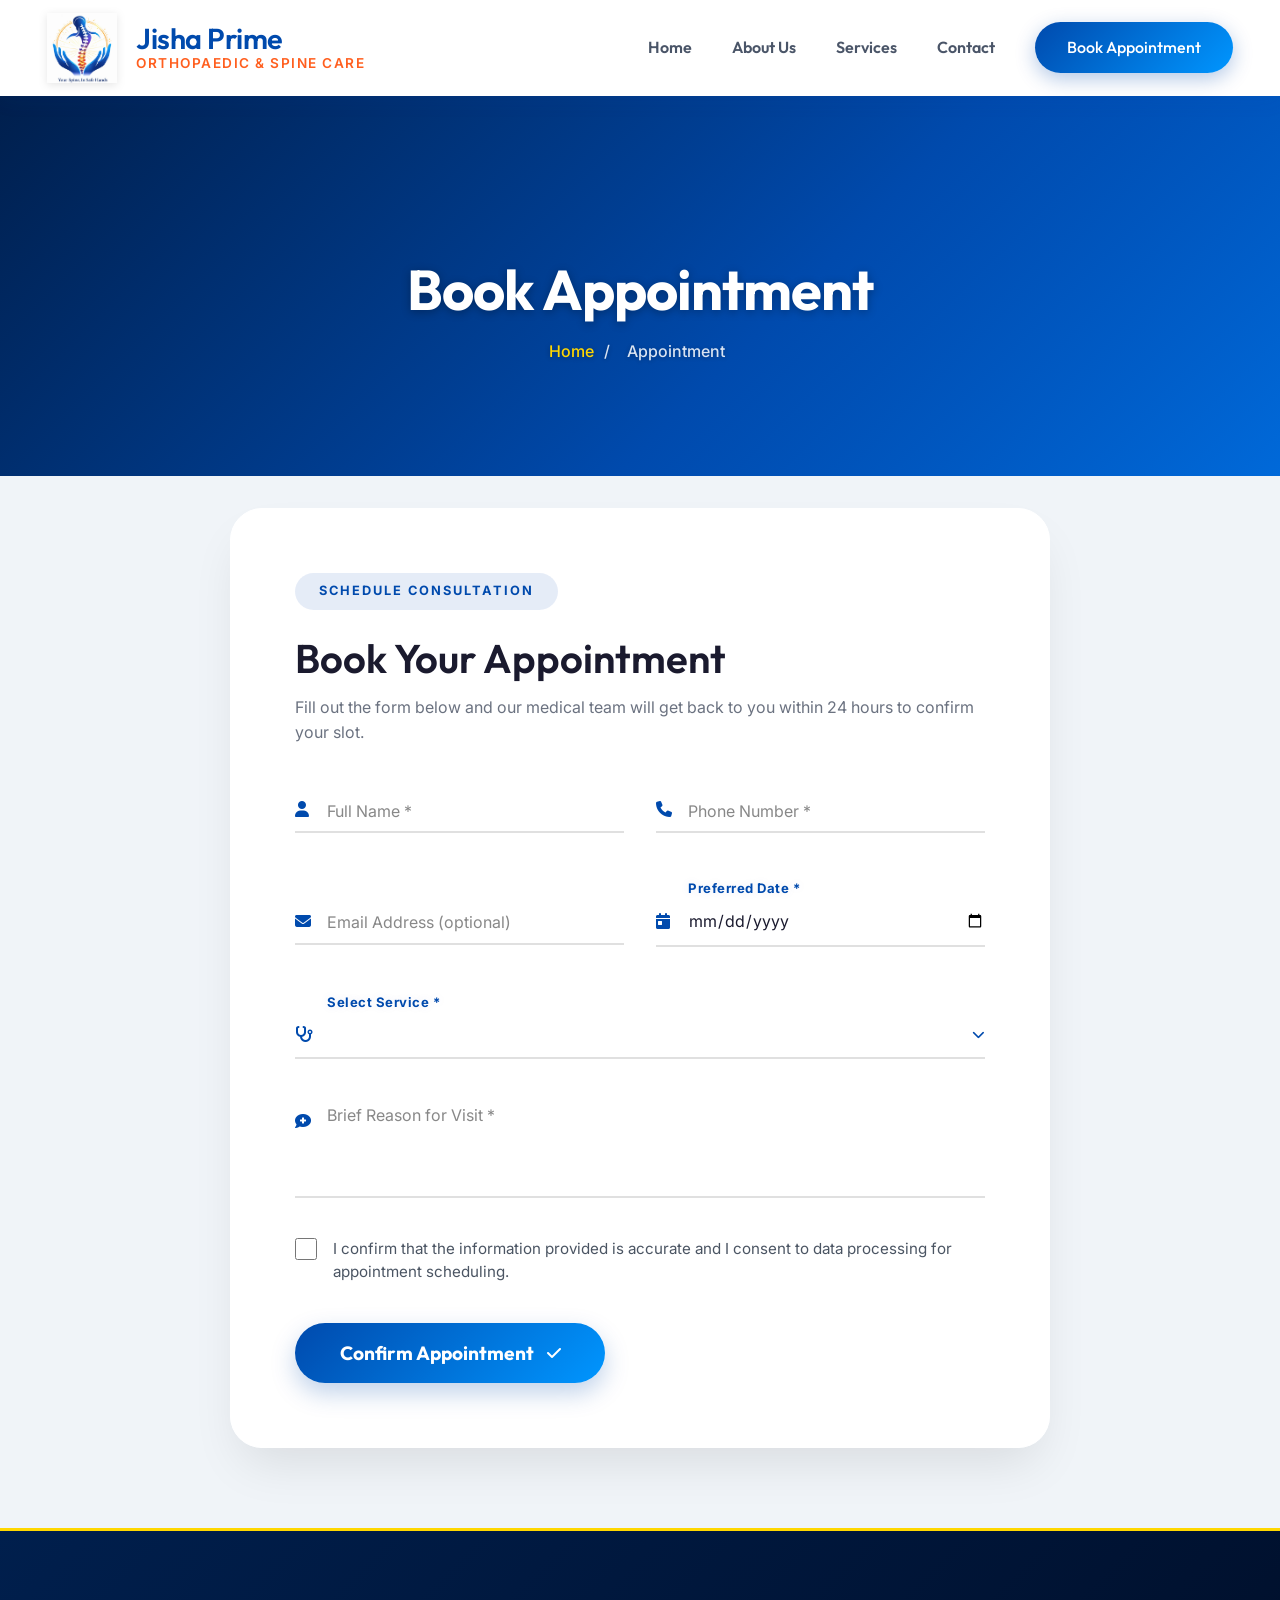
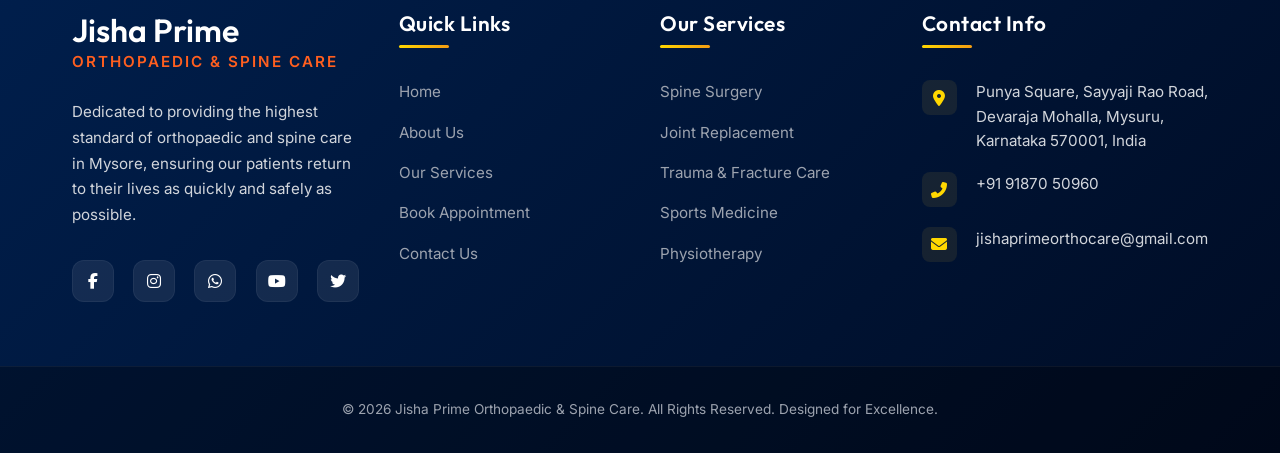
<file: appointment.html>
<!DOCTYPE html>
<html lang="en">

<head>
    <meta charset="UTF-8">
    <meta name="viewport" content="width=device-width, initial-scale=1.0">
    <title>Book an Appointment | Jisha Prime Orthopaedic & Spine Care</title>
    <meta name="description"
        content="Schedule your consultation with Dr. Prajwal Narayan. Expert orthopaedic and spine care in Mysore. Book your slot online.">
    <link rel="preconnect" href="https://fonts.googleapis.com">
    <link rel="preconnect" href="https://fonts.gstatic.com" crossorigin>
    <link
        href="https://fonts.googleapis.com/css2?family=Inter:wght@400;500;600&family=Outfit:wght@400;500;600;700&display=swap"
        rel="stylesheet">
    <link rel="stylesheet" href="https://cdnjs.cloudflare.com/ajax/libs/font-awesome/6.4.0/css/all.min.css">
    <link rel="stylesheet" href="css/style.css?v=2">
    <!-- Favicon -->
    <link rel="icon" type="image/png" href="assets/logo.png">
    <style>
        :root {
            --glass: rgba(255, 255, 255, 0.97);
            --glass-border: rgba(255, 255, 255, 0.2);
        }

        body {
            background-color: #f0f4f8;
        }

        /* ── Header Banner ── */
        .header-banner {
            position: relative;
            padding: 10rem 0 7rem;
            text-align: center;
            color: white;
            overflow: hidden;
            background: linear-gradient(135deg, #001f4d 0%, #004AAD 60%, #0069d9 100%);
        }

        .header-video {
            position: absolute;
            top: 50%;
            left: 50%;
            width: 100%;
            height: 100%;
            z-index: 0;
            transform: translate(-50%, -50%);
            object-fit: cover;
            opacity: 0.6;
            pointer-events: none;
        }

        .header-overlay {
            position: absolute;
            inset: 0;
            background: linear-gradient(135deg, rgba(0, 31, 77, 0.9) 0%, rgba(0, 74, 173, 0.8) 60%, rgba(0, 105, 217, 0.7) 100%);
            z-index: 1;
        }

        .header-banner .container {
            position: relative;
            z-index: 2;
        }

        .header-banner h1 {
            font-size: clamp(2.2rem, 5vw, 3.5rem);
            color: white;
            font-weight: 700;
            margin-bottom: 1rem;
            letter-spacing: -1px;
            position: relative;
            text-shadow: 0 2px 10px rgba(0,0,0,0.3);
        }

        .breadcrumb {
            font-size: 1rem;
            font-weight: 500;
            position: relative;
            text-shadow: 0 1px 5px rgba(0,0,0,0.3);
        }

        .breadcrumb a {
            color: #FFD700;
            text-decoration: none;
        }

        .breadcrumb span {
            opacity: 0.85;
            margin: 0 0.4rem;
        }

        /* ── Form Section ── */
        .appointment-section {
            padding: 5rem 0;
        }

        .contact-form-container {
            background: var(--glass);
            backdrop-filter: blur(10px);
            padding: clamp(2rem, 5vw, 4rem);
            border-radius: 32px;
            box-shadow: 0 25px 50px -12px rgba(0, 0, 0, 0.1);
            border: 1px solid white;
            max-width: 820px;
            margin: 0 auto;
            position: relative;
            z-index: 10;
            margin-top: -3rem;
        }

        .form-badge {
            display: inline-block;
            background: rgba(0, 74, 173, 0.1);
            color: #004AAD;
            padding: 0.5rem 1.5rem;
            border-radius: 50px;
            font-size: 0.8rem;
            font-weight: 700;
            text-transform: uppercase;
            letter-spacing: 2px;
            margin-bottom: 1.5rem;
        }

        .contact-form-container h2 {
            font-size: clamp(1.8rem, 4vw, 2.5rem);
            margin-bottom: 0.8rem;
            color: #1a1a2e;
        }

        .contact-form-container>p {
            margin-bottom: 2.5rem;
            color: #6b7280;
        }

        .premium-form .form-row {
            display: grid;
            grid-template-columns: 1fr 1fr;
            gap: 2rem;
            margin-bottom: 2rem;
        }

        .premium-field {
            position: relative;
            margin-bottom: 2rem;
        }

        .premium-field .field-icon {
            position: absolute;
            left: 0;
            top: 50%;
            transform: translateY(-50%);
            color: #004AAD;
            font-size: 1rem;
            transition: color 0.3s ease;
            z-index: 1;
        }

        .premium-field.has-textarea .field-icon,
        .premium-field .textarea-icon {
            top: 18px;
            transform: none;
        }

        .premium-field input,
        .premium-field textarea,
        .premium-field select {
            width: 100%;
            border: none;
            border-bottom: 2px solid #e0e0e0;
            padding: 0.8rem 0 0.8rem 2rem;
            font-size: 1rem;
            font-family: 'Inter', sans-serif;
            background: transparent;
            outline: none;
            transition: border-color 0.3s ease;
            color: #1a1a2e;
            resize: none;
            appearance: none;
        }

        .premium-field input[type="date"] {
            color: #1a1a2e;
        }

        .premium-field label {
            position: absolute;
            left: 2rem;
            top: 0.8rem;
            color: #888;
            font-size: 1rem;
            transition: all 0.3s ease;
            pointer-events: none;
        }

        .premium-field input:focus~label,
        .premium-field input:not(:placeholder-shown)~label,
        .premium-field textarea:focus~label,
        .premium-field textarea:not(:placeholder-shown)~label,
        .premium-field select:focus~label,
        .premium-field select:not([value=""])~label {
            top: -1.2rem;
            font-size: 0.82rem;
            color: #004AAD;
            font-weight: 700;
            letter-spacing: 0.5px;
            text-shadow: 0 0 10px rgba(0, 74, 173, 0.1);
        }

        .premium-field select:not(:invalid)~label {
             top: -1.2rem;
            font-size: 0.82rem;
            color: #004AAD;
            font-weight: 700;
        }

        .premium-field .field-line {
            position: absolute;
            bottom: 0;
            left: 0;
            width: 0;
            height: 3px;
            background: linear-gradient(90deg, #004AAD, #FFD700, #0096FF);
            transition: width 0.5s cubic-bezier(0.4, 0, 0.2, 1);
            border-radius: 2px;
        }

        .premium-field input:focus~.field-line,
        .premium-field textarea:focus~.field-line,
        .premium-field select:focus~.field-line {
            width: 100%;
        }

        .premium-field input:focus,
        .premium-field textarea:focus,
        .premium-field select:focus {
            border-bottom-color: transparent;
            background: rgba(0, 74, 173, 0.02);
        }

        .premium-field input[type="email"]:focus {
            background: rgba(124, 58, 237, 0.02);
        }

        .send-btn {
            width: 100%;
            padding: 1rem 2rem;
            background: linear-gradient(135deg, #004AAD 0%, #0096FF 100%);
            color: white;
            border: none;
            border-radius: 50px;
            font-size: 1.1rem;
            font-weight: 600;
            font-family: 'Outfit', sans-serif;
            cursor: pointer;
            display: flex;
            align-items: center;
            justify-content: center;
            gap: 0.75rem;
            letter-spacing: 0.5px;
            transition: all 0.3s ease;
            box-shadow: 0 8px 25px rgba(0, 74, 173, 0.35);
        }

        .send-btn:hover {
            transform: translateY(-3px);
            box-shadow: 0 12px 35px rgba(0, 74, 173, 0.5);
            background: linear-gradient(135deg, #003a8c 0%, #007acc 100%);
        }

        /* ── Success Modal ── */
        .modal-overlay {
            position: fixed;
            top: 0;
            left: 0;
            width: 100%;
            height: 100%;
            background: rgba(0, 0, 0, 0.4);
            backdrop-filter: blur(8px);
            display: flex;
            align-items: center;
            justify-content: center;
            z-index: 9999;
            opacity: 0;
            pointer-events: none;
            transition: all 0.4s ease;
        }

        .modal-overlay.show {
            opacity: 1;
            pointer-events: auto;
        }

        .success-card {
            background: white;
            padding: 3rem;
            border-radius: 32px;
            text-align: center;
            max-width: 450px;
            width: 90%;
            transform: scale(0.8) translateY(30px);
            transition: all 0.5s cubic-bezier(0.175, 0.885, 0.32, 1.275);
            box-shadow: 0 25px 60px rgba(0, 0, 0, 0.2);
            position: relative;
            overflow: hidden;
        }

        .modal-overlay.show .success-card {
            transform: scale(1) translateY(0);
        }

        .success-icon {
            width: 80px;
            height: 80px;
            background: #25D366;
            color: white;
            font-size: 2.5rem;
            border-radius: 50%;
            display: flex;
            align-items: center;
            justify-content: center;
            margin: 0 auto 1.5rem;
            box-shadow: 0 10px 20px rgba(37, 211, 102, 0.3);
            animation: popIn 0.6s cubic-bezier(0.175, 0.885, 0.32, 1.275) forwards;
        }

        @keyframes popIn {
            0% { transform: scale(0); }
            100% { transform: scale(1); }
        }

        .success-card h2 {
            color: #1a1a2e;
            margin-bottom: 0.5rem;
            font-family: 'Outfit', sans-serif;
        }

        .success-card p {
            color: #6b7280;
            line-height: 1.6;
            margin-bottom: 2rem;
        }

        .close-modal-btn {
            background: #004AAD;
            color: white;
            border: none;
            padding: 0.8rem 2.5rem;
            border-radius: 50px;
            font-weight: 600;
            cursor: pointer;
            transition: all 0.3s ease;
            font-family: 'Inter', sans-serif;
        }

        .close-modal-btn:hover {
            background: #003a8c;
            transform: translateY(-2px);
            box-shadow: 0 5px 15px rgba(0, 74, 173, 0.3);
        }

        .confirm-container {
            margin-bottom: 2.5rem;
            display: flex;
            align-items: flex-start;
            gap: 1rem;
            color: #4b5563;
            font-size: 0.95rem;
            line-height: 1.5;
            cursor: pointer;
        }

        .confirm-container input[type="checkbox"] {
            width: 22px;
            height: 22px;
            border: 2px solid #d1d5db;
            border-radius: 6px;
            cursor: pointer;
            flex-shrink: 0;
            accent-color: #00a859;
        }

        .btn-confirm {
            background: linear-gradient(135deg, var(--primary-blue) 0%, var(--secondary-blue) 100%);
            color: white;
            padding: 1.1rem 2.8rem;
            border-radius: 50px;
            border: none;
            font-size: 1.2rem;
            font-weight: 700;
            font-family: 'Outfit', sans-serif;
            cursor: pointer;
            display: inline-flex;
            align-items: center;
            gap: 0.8rem;
            transition: all 0.4s cubic-bezier(0.175, 0.885, 0.32, 1.275);
            box-shadow: 0 10px 25px rgba(0, 74, 173, 0.25);
        }

        .btn-confirm:hover {
            transform: translateY(-3px) scale(1.02);
            box-shadow: 0 15px 35px rgba(0, 150, 255, 0.3);
            filter: brightness(1.05);
        }

        .btn-confirm i {
            font-size: 1rem;
        }

        /* Logo Branding Sync */
        .logo-text h1 {
            color: #004AAD !important; /* Original Blue */
        }

        .logo-text p {
            color: #FF5F1F !important; /* Original Orange */
        }

        @media (max-width: 768px) {
            .premium-form .form-row {
                grid-template-columns: 1fr;
                gap: 0;
            }
            .btn-confirm {
                width: 100%;
                justify-content: center;
            }
        }
    </style>
</head>

<body>

    <!-- Main Navigation -->
    <header class="header">
        <div class="nav-container">
            <a href="index.html" class="logo">
                <img src="assets/logo.png" alt="Logo" style="height: 70px; width: auto;">
                <div class="logo-text">
                    <h1>Jisha Prime</h1>
                    <p>Orthopaedic & Spine Care</p>
                </div>
            </a>
            <div class="mobile-toggle">
                <i class="fas fa-bars"></i>
            </div>
            <nav class="nav-menu">
                <a href="index.html" class="nav-link">Home</a>
                <a href="about.html" class="nav-link">About Us</a>
                <a href="services.html" class="nav-link">Services</a>
                <a href="contact.html" class="nav-link">Contact</a>
                <a href="appointment.html" class="btn btn-secondary" style="color: white; border: none;">Book
                    Appointment</a>
            </nav>
        </div>
    </header>

    <!-- Page Header -->
    <div class="header-banner">
        <video autoplay muted loop playsinline class="header-video" poster="https://images.unsplash.com/photo-1579684385127-1ef15d508118?ixlib=rb-4.0.3&auto=format&fit=crop&w=1920&q=80">
            <source src="https://assets.mixkit.co/videos/preview/mixkit-surgeons-performing-a-surgery-41133-large.mp4"
                type="video/mp4">
            Your browser does not support the video tag.
        </video>
        <div class="header-overlay"></div>
        <div class="container">
            <h1>Book Appointment</h1>
            <div class="breadcrumb">
                <a href="index.html">Home</a>
                <span>/</span>
                <span>Appointment</span>
            </div>
        </div>
    </div>

    <!-- Appointment Form Section -->
    <section class="appointment-section">
        <div class="container">
            <div class="contact-form-container">
                <span class="form-badge">Schedule Consultation</span>
                <h2>Book Your Appointment</h2>
                <p>Fill out the form below and our medical team will get back to you within 24 hours to confirm your slot.</p>

                <form id="appointmentForm" action="#" method="POST" class="premium-form" novalidate>
                    <div class="form-row">
                        <div class="premium-field">
                            <span class="field-icon"><i class="fas fa-user"></i></span>
                            <input type="text" id="fullName" name="fullName" required placeholder=" ">
                            <label for="fullName">Full Name *</label>
                            <div class="field-line"></div>
                        </div>
                        <div class="premium-field">
                            <span class="field-icon"><i class="fas fa-phone"></i></span>
                            <input type="tel" id="phone" name="phone" required placeholder=" ">
                            <label for="phone">Phone Number *</label>
                            <div class="field-line"></div>
                        </div>
                    </div>

                    <div class="form-row">
                        <div class="premium-field">
                            <span class="field-icon"><i class="fas fa-envelope"></i></span>
                            <input type="email" id="email" name="email" placeholder=" ">
                            <label for="email">Email Address (optional)</label>
                            <div class="field-line"></div>
                        </div>
                        <div class="premium-field">
                            <span class="field-icon"><i class="fas fa-calendar-day"></i></span>
                            <input type="date" id="date" name="date" required placeholder=" ">
                            <label for="date">Preferred Date *</label>
                            <div class="field-line"></div>
                        </div>
                    </div>

                    <div class="premium-field">
                        <span class="field-icon"><i class="fas fa-stethoscope"></i></span>
                        <select id="service" name="service" required>
                            <option value="" disabled selected hidden></option>
                            <option value="spine">Spine Surgery</option>
                            <option value="joint">Joint Replacement</option>
                            <option value="trauma">Trauma & Fracture</option>
                            <option value="sports">Sports Injury</option>
                            <option value="general">General Consultation</option>
                        </select>
                        <label for="service">Select Service *</label>
                        <div class="field-line"></div>
                        <i class="fas fa-chevron-down" style="position: absolute; right: 0; top: 50%; transform: translateY(-50%); color: #004AAD; font-size: 0.8rem; pointer-events: none;"></i>
                    </div>

                    <div class="premium-field">
                        <span class="field-icon textarea-icon"><i class="fas fa-comment-medical"></i></span>
                        <textarea id="message" name="message" rows="4" required placeholder=" "></textarea>
                        <label for="message">Brief Reason for Visit *</label>
                        <div class="field-line"></div>
                    </div>

                    <!-- Confirmation Checkbox -->
                    <label class="confirm-container">
                        <input type="checkbox" id="confirmData" required>
                        <span>I confirm that the information provided is accurate and I consent to data processing for appointment scheduling.</span>
                    </label>

                    <button type="submit" class="btn-confirm" id="submitBtn">
                        <span>Confirm Appointment</span>
                        <i class="fas fa-check"></i>
                    </button>
                </form>
            </div>
        </div>
    </section>

    <!-- Footer -->
    <footer class="footer">
        <div class="container">
            <div class="footer-grid">
                <div class="footer-col">
                    <div class="logo-text" style="margin-bottom: 1.5rem;">
                        <h2 style="color: var(--white); font-size: 2rem;">Jisha Prime</h2>
                        <p style="color: var(--primary-gold); letter-spacing: 2px;">ORTHOPAEDIC &amp; SPINE CARE</p>
                    </div>
                    <p>Dedicated to providing the highest standard of orthopaedic and spine care in Mysore, ensuring our
                        patients return to their lives as quickly and safely as possible.</p>
                    <div class="footer-social">
                        <a href="https://www.facebook.com/search/top?q=Jisha%20Prime%20Orthopaedic%20%26%20Spine%20Care"
                            target="_blank" aria-label="Facebook"><i class="fab fa-facebook-f"></i></a>
                        <a href="https://www.instagram.com/thespinemechanic07" target="_blank" aria-label="Instagram"><i
                                class="fab fa-instagram"></i></a>
                        <a href="https://wa.me/919187050960" target="_blank" aria-label="WhatsApp"><i
                                class="fab fa-whatsapp"></i></a>
                        <a href="#" target="_blank" aria-label="YouTube"><i class="fab fa-youtube"></i></a>
                        <a href="#" target="_blank" aria-label="Twitter"><i class="fab fa-twitter"></i></a>
                    </div>
                </div>

                <div class="footer-col">
                    <h3>Quick Links</h3>
                    <ul class="footer-links">
                        <li><a href="index.html">Home</a></li>
                        <li><a href="about.html">About Us</a></li>
                        <li><a href="services.html">Our Services</a></li>
                        <li><a href="appointment.html">Book Appointment</a></li>
                        <li><a href="contact.html">Contact Us</a></li>
                    </ul>
                </div>

                <div class="footer-col">
                    <h3>Our Services</h3>
                    <ul class="footer-links">
                        <li><a href="services.html#spine">Spine Surgery</a></li>
                        <li><a href="services.html#joint">Joint Replacement</a></li>
                        <li><a href="services.html#trauma">Trauma & Fracture Care</a></li>
                        <li><a href="services.html#sports">Sports Medicine</a></li>
                        <li><a href="services.html#physio">Physiotherapy</a></li>
                    </ul>
                </div>

                <div class="footer-col">
                    <h3>Contact Info</h3>
                    <ul class="footer-contact">
                        <li>
                            <i class="fas fa-map-marker-alt"></i>
                            <a href="https://maps.app.goo.gl/DzccedRnH6jNJnV17" target="_blank"
                                style="color: inherit; transition: color 0.3s ease;"
                                onmouseover="this.style.color='var(--primary-gold)'"
                                onmouseout="this.style.color='inherit'">
                                <span>Punya Square, Sayyaji Rao Road, Devaraja Mohalla, Mysuru, Karnataka 570001,
                                    India</span>
                            </a>
                        </li>
                        <li>
                            <i class="fas fa-phone-alt"></i>
                            <span>+91 91870 50960</span>
                        </li>
                        <li>
                            <i class="fas fa-envelope"></i>
                            <span>jishaprimeorthocare@gmail.com</span>
                        </li>
                    </ul>
                </div>
            </div>
        </div>

        <div class="footer-bottom">
            <div class="container">
                <p>&copy; 2026 Jisha Prime Orthopaedic & Spine Care. All Rights Reserved. Designed for Excellence.</p>
            </div>
        </div>
    </footer>

    <!-- Success Modal -->
    <div class="modal-overlay" id="successModal">
        <div class="success-card">
            <div class="success-icon">
                <i class="fas fa-check"></i>
            </div>
            <h2>Appointment Requested!</h2>
            <p>Thank you for booking with us. Our team will review your request and contact you shortly to confirm your preferred slot.</p>
            <button class="close-modal-btn" id="closeModalBtn">Got it, thanks!</button>
        </div>
    </div>

    <script src="js/main.js?v=2"></script>
    <script>
        const form = document.getElementById('appointmentForm');
        if (form) {
            form.addEventListener('submit', (e) => {
                e.preventDefault();
                
                // Check if checkbox is checked
                const confirmCheckbox = document.getElementById('confirmData');
                if (!confirmCheckbox.checked) {
                    alert('Please confirm the information and consent to data processing.');
                    return;
                }

                const btn = document.getElementById('submitBtn');
                btn.innerHTML = '<i class="fas fa-spinner fa-spin"></i> Processing...';
                btn.disabled = true;

                setTimeout(() => {
                    btn.innerHTML = '<span>Confirm Appointment</span><i class="fas fa-check"></i>';
                    btn.disabled = false;
                    form.reset();

                    const successModal = document.getElementById('successModal');
                    const closeModalBtn = document.getElementById('closeModalBtn');

                    successModal.classList.add('show');

                    closeModalBtn.onclick = () => successModal.classList.remove('show');
                    successModal.onclick = (e) => { if (e.target === successModal) successModal.classList.remove('show'); };
                }, 1500);
            });
        }
    </script>
</body>

</html>
</file>
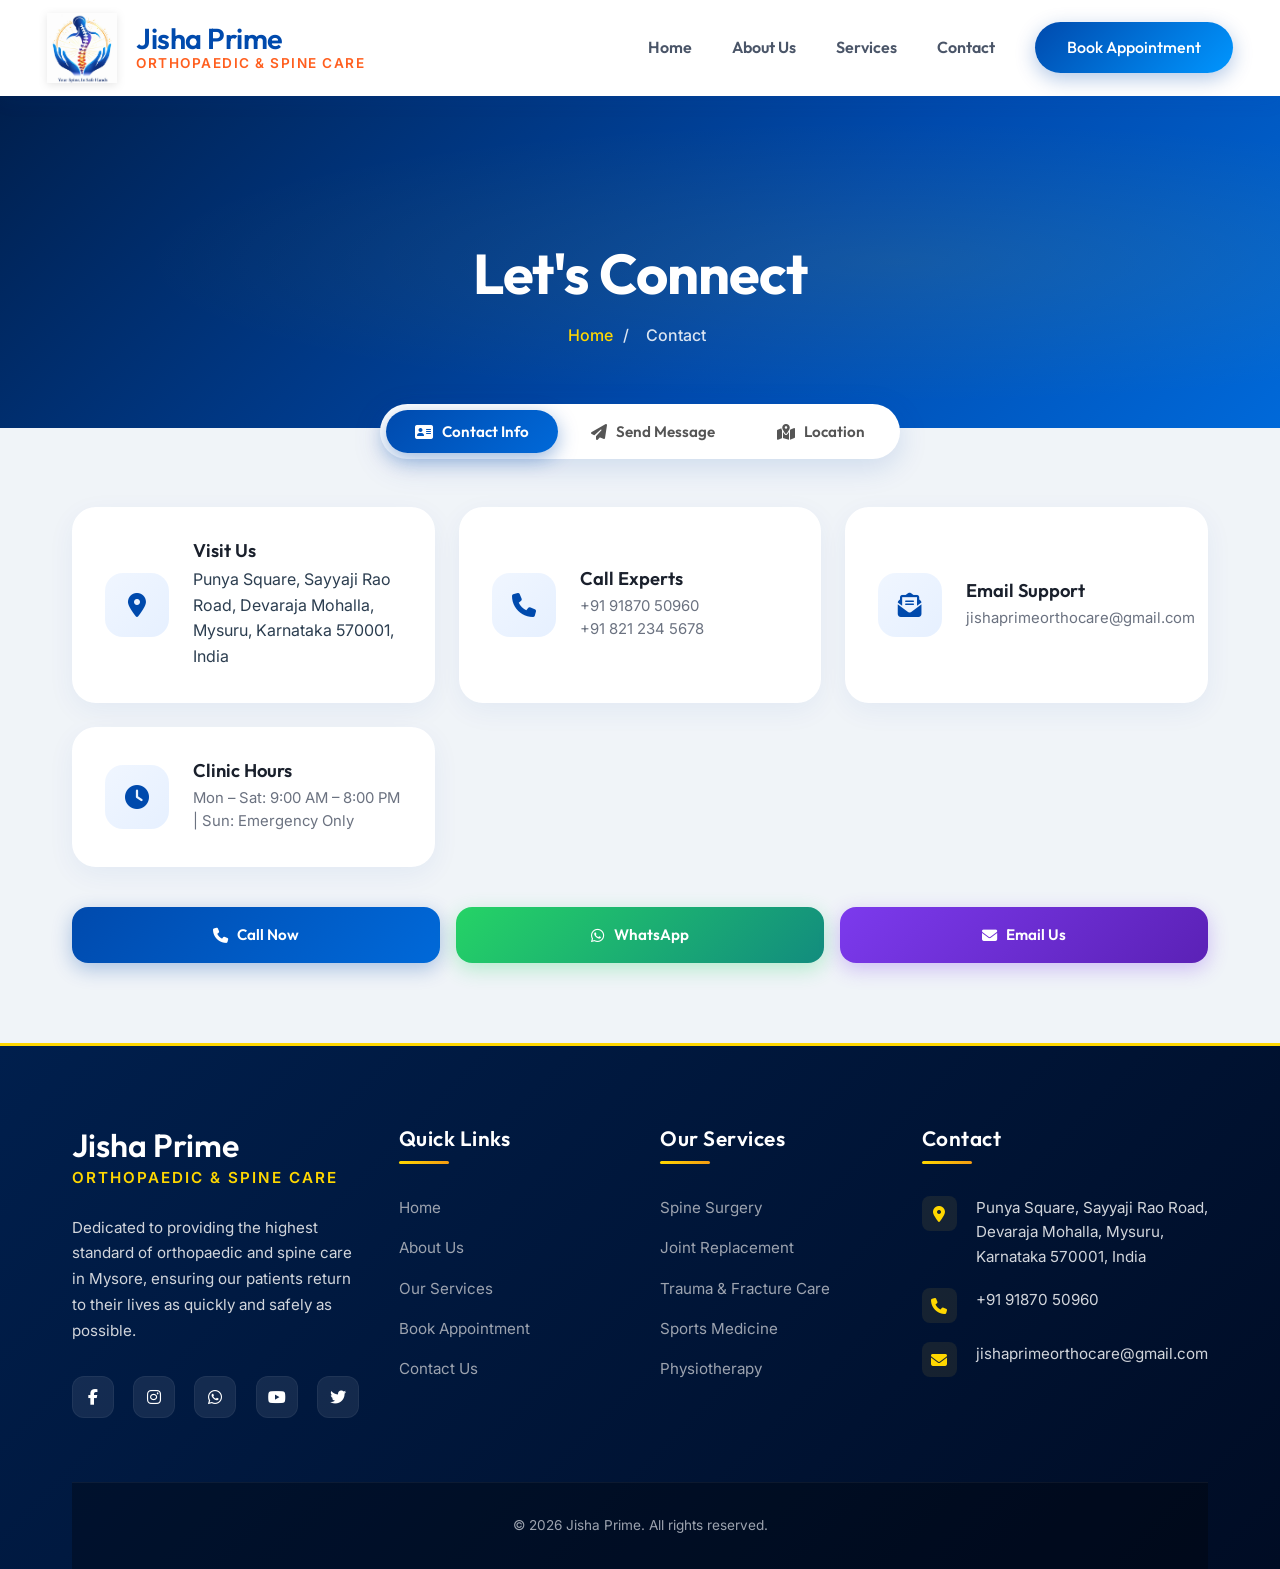
<file: contact.html>
<!DOCTYPE html>
<html lang="en">

<head>
    <meta charset="UTF-8">
    <meta name="viewport" content="width=device-width, initial-scale=1.0">
    <title>Contact Us | Jisha Prime Orthopaedic & Spine Care</title>
    <meta name="description"
        content="Contact Jisha Prime Orthopaedic & Spine Care in Mysore. Call +91 91870 50960, email us, or visit Punya Square, Sayyaji Rao Road, Devaraja Mohalla, Mysuru.">
    <link rel="preconnect" href="https://fonts.googleapis.com">
    <link rel="preconnect" href="https://fonts.gstatic.com" crossorigin>
    <link
        href="https://fonts.googleapis.com/css2?family=Inter:wght@400;500;600&family=Outfit:wght@400;500;600;700&display=swap"
        rel="stylesheet">
    <link rel="stylesheet" href="https://cdnjs.cloudflare.com/ajax/libs/font-awesome/6.4.0/css/all.min.css">
    <link rel="stylesheet" href="css/style.css?v=2">
    <!-- Favicon -->
    <link rel="icon" type="image/png" href="assets/logo.png">
    <style>
        :root {
            --glass: rgba(255, 255, 255, 0.97);
            --glass-border: rgba(255, 255, 255, 0.2);
        }

        body {
            background-color: #f0f4f8;
        }

        /* ── Header Banner ── */
        .header-banner {
            background: linear-gradient(135deg, #001f4d 0%, #004AAD 60%, #0069d9 100%);
            padding: 9rem 0 5rem;
            text-align: center;
            color: white;
            position: relative;
            overflow: hidden;
        }

        .header-banner::before {
            content: '';
            position: absolute;
            inset: 0;
            background: radial-gradient(ellipse at 70% 50%, rgba(255, 215, 0, 0.08) 0%, transparent 60%);
        }

        .header-banner h1 {
            font-size: clamp(2.2rem, 5vw, 3.5rem);
            color: white;
            font-weight: 700;
            margin-bottom: 1rem;
            letter-spacing: -1px;
            position: relative;
        }

        .breadcrumb {
            font-size: 1rem;
            font-weight: 500;
            position: relative;
        }

        .breadcrumb a {
            color: #FFD700;
            text-decoration: none;
        }

        .breadcrumb span {
            opacity: 0.85;
            margin: 0 0.4rem;
        }

        /* ── Tab Navigation ── */
        .tab-section {
            padding: 0 0 5rem;
        }

        .tab-nav-wrapper {
            display: flex;
            justify-content: center;
            padding: 0 1rem;
            margin-top: -1.5rem;
            margin-bottom: 3rem;
            position: relative;
            z-index: 20;
        }

        .tab-buttons {
            display: inline-flex;
            background: white;
            border-radius: 60px;
            padding: 6px;
            gap: 4px;
            box-shadow: 0 8px 30px rgba(0, 74, 173, 0.15);
            flex-wrap: wrap;
            justify-content: center;
        }

        .tab-btn {
            display: flex;
            align-items: center;
            gap: 0.6rem;
            padding: 0.75rem 1.8rem;
            border-radius: 50px;
            border: none;
            background: transparent;
            font-family: 'Outfit', sans-serif;
            font-size: 0.95rem;
            font-weight: 600;
            color: #555;
            cursor: pointer;
            transition: all 0.35s cubic-bezier(0.4, 0, 0.2, 1);
            white-space: nowrap;
        }

        .tab-btn i {
            font-size: 1rem;
        }

        .tab-btn:hover {
            color: #004AAD;
            background: rgba(0, 74, 173, 0.07);
        }

        .tab-btn.active {
            background: linear-gradient(135deg, #004AAD 0%, #0069d9 100%);
            color: white;
            box-shadow: 0 6px 20px rgba(0, 74, 173, 0.4);
        }

        /* ── Tab Content ── */
        .tab-pane {
            display: none;
            animation: fadeSlideIn 0.45s ease forwards;
        }

        .tab-pane.active {
            display: block;
        }

        @keyframes fadeSlideIn {
            from {
                opacity: 0;
                transform: translateY(16px);
            }

            to {
                opacity: 1;
                transform: translateY(0);
            }
        }

        /* ── Contact Info Grid ── */
        .info-grid {
            display: grid;
            grid-template-columns: repeat(auto-fit, minmax(280px, 1fr));
            gap: 1.5rem;
        }

        .contact-card {
            background: white;
            padding: 2rem;
            border-radius: 24px;
            box-shadow: 0 8px 28px rgba(0, 74, 173, 0.06);
            display: flex;
            gap: 1.5rem;
            align-items: center;
            transition: all 0.4s cubic-bezier(0.175, 0.885, 0.32, 1.275);
            border: 1px solid transparent;
        }

        .contact-card:hover {
            transform: translateY(-6px) scale(1.02);
            border-color: #FFD700;
            box-shadow: 0 20px 40px rgba(0, 74, 173, 0.12);
        }

        .contact-card .icon-box {
            width: 64px;
            height: 64px;
            background: linear-gradient(135deg, #f0f6ff, #e6f0ff);
            border-radius: 18px;
            display: flex;
            align-items: center;
            justify-content: center;
            font-size: 1.5rem;
            color: #004AAD;
            flex-shrink: 0;
            transition: all 0.35s ease;
        }

        .contact-card:hover .icon-box {
            background: #004AAD;
            color: white;
            transform: rotate(-10deg);
        }

        .contact-card h3 {
            font-size: 1.15rem;
            margin-bottom: 0.3rem;
            color: #1a202c;
        }

        .contact-card p {
            color: #6b7280;
            font-size: 0.93rem;
            line-height: 1.6;
            margin: 0;
        }

        /* Quick Actions Bar */
        .quick-actions {
            display: flex;
            gap: 1rem;
            margin-top: 2.5rem;
            flex-wrap: wrap;
        }

        .quick-btn {
            flex: 1;
            min-width: 140px;
            display: flex;
            align-items: center;
            justify-content: center;
            gap: 0.6rem;
            padding: 1rem 1.5rem;
            border-radius: 16px;
            font-family: 'Outfit', sans-serif;
            font-weight: 600;
            font-size: 0.95rem;
            text-decoration: none;
            transition: all 0.3s ease;
        }

        .quick-btn.call {
            background: linear-gradient(135deg, #004AAD, #0069d9);
            color: white;
            box-shadow: 0 6px 20px rgba(0, 74, 173, 0.3);
        }

        .quick-btn.call:hover {
            transform: translateY(-3px);
            box-shadow: 0 12px 30px rgba(0, 74, 173, 0.4);
        }

        .quick-btn.whatsapp {
            background: linear-gradient(135deg, #25D366, #128C7E);
            color: white;
            box-shadow: 0 6px 20px rgba(37, 211, 102, 0.3);
        }

        .quick-btn.whatsapp:hover {
            transform: translateY(-3px);
            box-shadow: 0 12px 30px rgba(37, 211, 102, 0.4);
        }

        .quick-btn.email {
            background: linear-gradient(135deg, #7C3AED, #5B21B6);
            color: white;
            border: none;
            box-shadow: 0 6px 20px rgba(124, 58, 237, 0.3);
        }

        .quick-btn.email:hover {
            transform: translateY(-3px);
            box-shadow: 0 12px 30px rgba(124, 58, 237, 0.4);
            background: linear-gradient(135deg, #6D28D9, #4C1D95);
        }

        .premium-field input[type="email"]:focus {
            background: rgba(124, 58, 237, 0.02);
        }

        /* ── Contact Form ── */
        .contact-form-container {
            background: var(--glass);
            backdrop-filter: blur(10px);
            padding: clamp(2rem, 5vw, 4rem);
            border-radius: 32px;
            box-shadow: 0 25px 50px -12px rgba(0, 0, 0, 0.1);
            border: 1px solid white;
            max-width: 820px;
            margin: 0 auto;
        }

        .form-badge {
            display: inline-block;
            background: rgba(0, 74, 173, 0.1);
            color: #004AAD;
            padding: 0.5rem 1.5rem;
            border-radius: 50px;
            font-size: 0.8rem;
            font-weight: 700;
            text-transform: uppercase;
            letter-spacing: 2px;
            margin-bottom: 1.5rem;
        }

        .contact-form-container h2 {
            font-size: clamp(1.8rem, 4vw, 2.5rem);
            margin-bottom: 0.8rem;
            color: #1a1a2e;
        }

        .contact-form-container>p {
            margin-bottom: 2.5rem;
            color: #6b7280;
        }

        .premium-form .form-row {
            display: grid;
            grid-template-columns: 1fr 1fr;
            gap: 2rem;
            margin-bottom: 2rem;
        }

        .premium-field {
            position: relative;
            margin-bottom: 2rem;
        }

        .premium-field .field-icon {
            position: absolute;
            left: 0;
            top: 50%;
            transform: translateY(-50%);
            color: #004AAD;
            font-size: 1rem;
            transition: color 0.3s ease;
            z-index: 1;
        }

        .premium-field.has-textarea .field-icon,
        .premium-field .textarea-icon {
            top: 18px;
            transform: none;
        }

        .premium-field input,
        .premium-field textarea {
            width: 100%;
            border: none;
            border-bottom: 2px solid #e0e0e0;
            padding: 0.8rem 0 0.8rem 2rem;
            font-size: 1rem;
            font-family: 'Inter', sans-serif;
            background: transparent;
            outline: none;
            transition: border-color 0.3s ease;
            color: #1a1a2e;
            resize: none;
        }

        .premium-field label {
            position: absolute;
            left: 2rem;
            top: 0.8rem;
            color: #888;
            font-size: 1rem;
            transition: all 0.3s ease;
            pointer-events: none;
        }

        .premium-field input:focus~label,
        .premium-field input:not(:placeholder-shown)~label,
        .premium-field textarea:focus~label,
        .premium-field textarea:not(:placeholder-shown)~label {
            top: -1.2rem;
            font-size: 0.82rem;
            color: #004AAD;
            font-weight: 700;
            letter-spacing: 0.5px;
            text-shadow: 0 0 10px rgba(0, 74, 173, 0.1);
        }

        .premium-field .field-line {
            position: absolute;
            bottom: 0;
            left: 0;
            width: 0;
            height: 3px;
            background: linear-gradient(90deg, #004AAD, #FFD700, #0096FF);
            transition: width 0.5s cubic-bezier(0.4, 0, 0.2, 1);
            border-radius: 2px;
        }

        .premium-field input:focus~.field-line,
        .premium-field textarea:focus~.field-line {
            width: 100%;
        }

        .premium-field input:focus,
        .premium-field textarea:focus {
            border-bottom-color: transparent;
            background: rgba(0, 74, 173, 0.02);
        }

        .send-btn {
            width: 100%;
            padding: 1rem 2rem;
            background: linear-gradient(135deg, #004AAD 0%, #0096FF 100%);
            color: white;
            border: none;
            border-radius: 50px;
            font-size: 1.1rem;
            font-weight: 600;
            font-family: 'Outfit', sans-serif;
            cursor: pointer;
            display: flex;
            align-items: center;
            justify-content: center;
            gap: 0.75rem;
            letter-spacing: 0.5px;
            transition: all 0.3s ease;
            box-shadow: 0 8px 25px rgba(0, 74, 173, 0.35);
        }

        .send-btn:hover {
            transform: translateY(-3px);
            box-shadow: 0 12px 35px rgba(0, 74, 173, 0.5);
            background: linear-gradient(135deg, #003a8c 0%, #007acc 100%);
        }

        /* ── Map Tab ── */
        .map-wrapper {
            border-radius: 32px;
            overflow: hidden;
            box-shadow: 0 20px 50px rgba(0, 0, 0, 0.12);
            height: 520px;
            border: 6px solid white;
            position: relative;
        }

        .map-wrapper iframe {
            width: 100%;
            height: 100%;
            border: 0;
            display: block;
        }

        .map-placeholder {
            width: 100%;
            height: 100%;
            display: flex;
            flex-direction: column;
            align-items: center;
            justify-content: center;
            background: linear-gradient(135deg, #f0f6ff, #e6f0ff);
            gap: 1rem;
            cursor: pointer;
            transition: background 0.3s ease;
        }

        .map-placeholder:hover {
            background: linear-gradient(135deg, #e6f0ff, #d0e4ff);
        }

        .map-placeholder i {
            font-size: 3.5rem;
            color: #004AAD;
        }

        .map-placeholder p {
            font-size: 1.1rem;
            font-weight: 600;
            color: #004AAD;
            margin: 0;
        }

        .map-placeholder small {
            color: #6b7280;
            font-size: 0.85rem;
        }

        .map-load-btn {
            padding: 0.8rem 2rem;
            background: linear-gradient(135deg, #004AAD, #0069d9);
            color: white;
            border: none;
            border-radius: 50px;
            font-family: 'Outfit', sans-serif;
            font-weight: 600;
            font-size: 0.95rem;
            cursor: pointer;
            box-shadow: 0 6px 20px rgba(0, 74, 173, 0.3);
            transition: all 0.3s ease;
        }

        .map-load-btn:hover {
            transform: translateY(-2px);
            box-shadow: 0 10px 28px rgba(0, 74, 173, 0.4);
        }

        /* ── Success Modal ── */
        .modal-overlay {
            position: fixed;
            top: 0;
            left: 0;
            width: 100%;
            height: 100%;
            background: rgba(0, 0, 0, 0.4);
            backdrop-filter: blur(8px);
            display: flex;
            align-items: center;
            justify-content: center;
            z-index: 9999;
            opacity: 0;
            pointer-events: none;
            transition: all 0.4s ease;
        }

        .modal-overlay.show {
            opacity: 1;
            pointer-events: auto;
        }

        .success-card {
            background: white;
            padding: 3rem;
            border-radius: 32px;
            text-align: center;
            max-width: 450px;
            width: 90%;
            transform: scale(0.8) translateY(30px);
            transition: all 0.5s cubic-bezier(0.175, 0.885, 0.32, 1.275);
            box-shadow: 0 25px 60px rgba(0, 0, 0, 0.2);
            position: relative;
            overflow: hidden;
        }

        .modal-overlay.show .success-card {
            transform: scale(1) translateY(0);
        }

        .success-icon {
            width: 80px;
            height: 80px;
            background: #25D366;
            color: white;
            font-size: 2.5rem;
            border-radius: 50%;
            display: flex;
            align-items: center;
            justify-content: center;
            margin: 0 auto 1.5rem;
            box-shadow: 0 10px 20px rgba(37, 211, 102, 0.3);
            animation: popIn 0.6s cubic-bezier(0.175, 0.885, 0.32, 1.275) forwards;
        }

        @keyframes popIn {
            0% {
                transform: scale(0);
            }

            100% {
                transform: scale(1);
            }
        }

        .success-card h2 {
            color: #1a1a2e;
            margin-bottom: 0.5rem;
            font-family: 'Outfit', sans-serif;
        }

        .success-card p {
            color: #6b7280;
            line-height: 1.6;
            margin-bottom: 2rem;
        }

        .close-modal-btn {
            background: #004AAD;
            color: white;
            border: none;
            padding: 0.8rem 2.5rem;
            border-radius: 50px;
            font-weight: 600;
            cursor: pointer;
            transition: all 0.3s ease;
            font-family: 'Inter', sans-serif;
        }

        .close-modal-btn:hover {
            background: #003a8c;
            transform: translateY(-2px);
            box-shadow: 0 5px 15px rgba(0, 74, 173, 0.3);
        }

        @media (max-width: 768px) {
            .premium-form .form-row {
                grid-template-columns: 1fr;
                gap: 0;
            }

            .tab-btn {
                padding: 0.65rem 1.2rem;
                font-size: 0.85rem;
            }

            .quick-actions {
                flex-direction: column;
            }

            .map-wrapper {
                height: 380px;
            }
        }
    </style>
</head>

<body>

    <!-- Main Navigation -->
    <header class="header">
        <div class="nav-container">
            <a href="index.html" class="logo">
                <img src="assets/logo.png" alt="Logo" style="height: 70px; width: auto;">
                <div class="logo-text">
                    <h1>Jisha Prime</h1>
                    <p>Orthopaedic &amp; Spine Care</p>
                </div>
            </a>
            <div class="mobile-toggle">
                <i class="fas fa-bars"></i>
            </div>
            <nav class="nav-menu">
                <a href="index.html" class="nav-link">Home</a>
                <a href="about.html" class="nav-link">About Us</a>
                <a href="services.html" class="nav-link">Services</a>
                <a href="contact.html" class="nav-link">Contact</a>
                <a href="appointment.html" class="btn btn-secondary" style="color: white; border: none;">Book
                    Appointment</a>
            </nav>
        </div>
    </header>

    <!-- Page Header -->
    <div class="header-banner">
        <div class="container">
            <h1>Let's Connect</h1>
            <div class="breadcrumb">
                <a href="index.html">Home</a>
                <span>/</span>
                <span>Contact</span>
            </div>
        </div>
    </div>

    <!-- Tab Section -->
    <section class="tab-section">
        <!-- Tab Navigation -->
        <div class="tab-nav-wrapper">
            <div class="tab-buttons" role="tablist">
                <button class="tab-btn active" data-tab="info" role="tab" aria-selected="true" id="tab-info">
                    <i class="fas fa-address-card"></i> Contact Info
                </button>
                <button class="tab-btn" data-tab="message" role="tab" aria-selected="false" id="tab-message">
                    <i class="fas fa-paper-plane"></i> Send Message
                </button>
                <button class="tab-btn" data-tab="location" role="tab" aria-selected="false" id="tab-location">
                    <i class="fas fa-map-location-dot"></i> Location
                </button>
            </div>
        </div>

        <div class="container">

            <!-- Tab 1: Contact Info -->
            <div class="tab-pane active" id="pane-info" role="tabpanel">
                <div class="info-grid">
                    <div class="contact-card">
                        <div class="icon-box"><i class="fas fa-location-dot"></i></div>
                        <div>
                            <h3>Visit Us</h3>
                            <a href="https://maps.app.goo.gl/DzccedRnH6jNJnV17" target="_blank"
                                style="color: inherit; transition: color 0.3s ease;"
                                onmouseover="this.style.color='var(--primary-gold)'"
                                onmouseout="this.style.color='inherit'">
                                <span>Punya Square, Sayyaji Rao Road, Devaraja Mohalla, Mysuru, Karnataka 570001,
                                    India</span>
                            </a>
                        </div>
                    </div>
                    <div class="contact-card">
                        <div class="icon-box"><i class="fas fa-phone"></i></div>
                        <div>
                            <h3>Call Experts</h3>
                            <p>+91 91870 50960<br>+91 821 234 5678</p>
                        </div>
                    </div>
                    <div class="contact-card">
                        <div class="icon-box"><i class="fas fa-envelope-open-text"></i></div>
                        <div>
                            <h3>Email Support</h3>
                            <p>jishaprimeorthocare@gmail.com</p>
                        </div>
                    </div>
                    <div class="contact-card">
                        <div class="icon-box"><i class="fas fa-clock"></i></div>
                        <div>
                            <h3>Clinic Hours</h3>
                            <p>Mon – Sat: 9:00 AM – 8:00 PM | Sun: Emergency Only</p>
                        </div>
                    </div>
                </div>

                <!-- Quick Action Buttons -->
                <div class="quick-actions">
                    <a href="tel:+919187050960" class="quick-btn call">
                        <i class="fas fa-phone"></i> Call Now
                    </a>
                    <a href="https://wa.me/919187050960" target="_blank" class="quick-btn whatsapp">
                        <i class="fab fa-whatsapp"></i> WhatsApp
                    </a>
                    <a href="mailto:jishaprimeorthocare@gmail.com" class="quick-btn email">
                        <i class="fas fa-envelope"></i> Email Us
                    </a>
                </div>
            </div>

            <!-- Tab 2: Send Message -->
            <div class="tab-pane" id="pane-message" role="tabpanel">
                <div class="contact-form-container">
                    <span class="form-badge">Message Us</span>
                    <h2>Send a Message</h2>
                    <p>Fill out the form below and our medical team will get back to you within 24 hours.</p>

                    <form id="contactForm" action="#" method="POST" class="premium-form" novalidate>
                        <div class="form-row">
                            <div class="premium-field">
                                <span class="field-icon"><i class="fas fa-user"></i></span>
                                <input type="text" id="name" name="name" required placeholder=" ">
                                <label for="name">Full Name</label>
                                <div class="field-line"></div>
                            </div>
                            <div class="premium-field">
                                <span class="field-icon"><i class="fas fa-envelope"></i></span>
                                <input type="email" id="email" name="email" placeholder=" ">
                                <label for="email">Email Address (optional)</label>
                                <div class="field-line"></div>
                            </div>
                        </div>
                        <div class="premium-field">
                            <span class="field-icon"><i class="fas fa-phone"></i></span>
                            <input type="tel" id="phone" name="phone" required placeholder=" ">
                            <label for="phone">Phone Number</label>
                            <div class="field-line"></div>
                        </div>

                        <div class="premium-field">
                            <span class="field-icon textarea-icon"><i class="fas fa-comment-dots"></i></span>
                            <textarea id="message" name="message" rows="4" required placeholder=" "></textarea>
                            <label for="message">How can we help?</label>
                            <div class="field-line"></div>
                        </div>
                        <button type="submit" class="send-btn" id="sendBtn">
                            <span>Send Secure Message</span>
                            <i class="fas fa-paper-plane"></i>
                        </button>
                    </form>
                </div>
            </div>

            <!-- Tab 3: Location -->
            <div class="tab-pane" id="pane-location" role="tabpanel">
                <div class="map-wrapper" id="mapWrapper">
                    <div class="map-placeholder" id="mapPlaceholder">
                        <i class="fas fa-map-location-dot"></i>
                        <p>Punya Square, Sayyaji Rao Road, Devaraja Mohalla, Mysuru, Karnataka 570001, India</p>
                        <small>Click to load the interactive map</small>
                        <button class="map-load-btn" id="loadMapBtn">
                            <i class="fas fa-map-pin"></i> Load Map
                        </button>
                    </div>
                </div>
            </div>

        </div>
    </section>

    <!-- Footer -->
    <footer class="footer">
        <div class="container">
            <div class="footer-grid">
                <div class="footer-col">
                    <div class="logo-text" style="margin-bottom: 1.5rem;">
                        <h2 style="color: var(--white); font-size: 2rem;">Jisha Prime</h2>
                        <p style="color: var(--primary-gold); letter-spacing: 2px;">ORTHOPAEDIC &amp; SPINE CARE</p>
                    </div>
                    <p>Dedicated to providing the highest standard of orthopaedic and spine care in Mysore, ensuring our
                        patients return to their lives as quickly and safely as possible.</p>
                    <div class="footer-social">
                        <a href="https://www.facebook.com/search/top?q=Jisha%20Prime%20Orthopaedic%20%26%20Spine%20Care"
                            target="_blank" aria-label="Facebook"><i class="fab fa-facebook-f"></i></a>
                        <a href="https://www.instagram.com/thespinemechanic07" target="_blank" aria-label="Instagram"><i
                                class="fab fa-instagram"></i></a>
                        <a href="https://wa.me/919187050960" target="_blank" aria-label="WhatsApp"><i
                                class="fab fa-whatsapp"></i></a>
                        <a href="#" target="_blank" aria-label="YouTube"><i class="fab fa-youtube"></i></a>
                        <a href="#" target="_blank" aria-label="Twitter"><i class="fab fa-twitter"></i></a>
                    </div>
                </div>
                <div class="footer-col">
                    <h3>Quick Links</h3>
                    <ul class="footer-links">
                        <li><a href="index.html">Home</a></li>
                        <li><a href="about.html">About Us</a></li>
                        <li><a href="services.html">Our Services</a></li>
                        <li><a href="appointment.html">Book Appointment</a></li>
                        <li><a href="contact.html">Contact Us</a></li>
                    </ul>
                </div>

                <div class="footer-col">
                    <h3>Our Services</h3>
                    <ul class="footer-links">
                        <li><a href="services.html#spine">Spine Surgery</a></li>
                        <li><a href="services.html#joint">Joint Replacement</a></li>
                        <li><a href="services.html#trauma">Trauma & Fracture Care</a></li>
                        <li><a href="services.html#sports">Sports Medicine</a></li>
                        <li><a href="services.html#physio">Physiotherapy</a></li>
                    </ul>
                </div>

                <div class="footer-col">
                    <h3>Contact</h3>
                    <ul class="footer-contact">
                        <li>
                            <i class="fas fa-map-marker-alt"></i>
                            <a href="https://maps.app.goo.gl/DzccedRnH6jNJnV17" target="_blank"
                                style="color: inherit; transition: color 0.3s ease;"
                                onmouseover="this.style.color='var(--primary-gold)'"
                                onmouseout="this.style.color='inherit'">
                                <span>Punya Square, Sayyaji Rao Road,<br>Devaraja Mohalla, Mysuru,<br>Karnataka 570001,
                                    India</span>
                            </a>
                        </li>
                        <li><i class="fas fa-phone"></i> +91 91870 50960</li>
                        <li><i class="fas fa-envelope"></i> jishaprimeorthocare@gmail.com</li>
                    </ul>
                </div>
            </div>

            <div class="footer-bottom">
                <p>&copy; 2026 Jisha Prime. All rights reserved.</p>
            </div>
        </div>
    </footer>

    <!-- Success Popup Modal -->
    <div class="modal-overlay" id="successModal">
        <div class="success-card">
            <div class="success-icon">
                <i class="fas fa-check"></i>
            </div>
            <h2>Message Sent!</h2>
            <p>Thank you for reaching out. Our medical team has received your message and will contact you within 24
                hours.</p>
            <button class="close-modal-btn" id="closeModalBtn">Got it, thanks!</button>
        </div>
    </div>

    <script src="js/main.js?v=2"></script>
    <script>
        // ── Tab Switching ──
        const tabBtns = document.querySelectorAll('.tab-btn');
        const tabPanes = document.querySelectorAll('.tab-pane');

        tabBtns.forEach(btn => {
            btn.addEventListener('click', () => {
                const target = btn.dataset.tab;

                tabBtns.forEach(b => { b.classList.remove('active'); b.setAttribute('aria-selected', 'false'); });
                tabPanes.forEach(p => p.classList.remove('active'));

                btn.classList.add('active');
                btn.setAttribute('aria-selected', 'true');
                document.getElementById('pane-' + target).classList.add('active');
            });
        });

        // ── Lazy-load Map ──
        const loadMapBtn = document.getElementById('loadMapBtn');
        const mapPlaceholder = document.getElementById('mapPlaceholder');
        const mapWrapper = document.getElementById('mapWrapper');

        function loadMap() {
            const iframe = document.createElement('iframe');
            iframe.src = "https://maps.google.com/maps?q=Jisha%20Prime%20Orthopaedic%20and%20Spine%20Care%20Mysore&t=&z=16&ie=UTF8&iwloc=&output=embed";
            iframe.width = "100%";
            iframe.height = "100%";
            iframe.style.border = "0";
            iframe.allowFullscreen = true;
            iframe.loading = "lazy";
            mapWrapper.innerHTML = '';
            mapWrapper.appendChild(iframe);
        }

        if (loadMapBtn) {
            loadMapBtn.addEventListener('click', loadMap);
        }

        // Also auto-load map when Location tab is clicked
        document.querySelector('[data-tab="location"]').addEventListener('click', () => {
            if (document.getElementById('mapPlaceholder')) {
                setTimeout(loadMap, 300);
            }
        });

        // ── Form Submit with Toast ──
        const form = document.getElementById('contactForm');
        const toast = document.getElementById('toast');

        if (form) {
            form.addEventListener('submit', (e) => {
                e.preventDefault();
                const btn = document.getElementById('sendBtn');
                btn.innerHTML = '<i class="fas fa-spinner fa-spin"></i> Sending...';
                btn.disabled = true;

                setTimeout(() => {
                    btn.innerHTML = '<span>Send Secure Message</span><i class="fas fa-paper-plane"></i>';
                    btn.disabled = false;
                    form.reset();

                    const successModal = document.getElementById('successModal');
                    const closeModalBtn = document.getElementById('closeModalBtn');

                    successModal.classList.add('show');

                    closeModalBtn.onclick = () => successModal.classList.remove('show');
                    successModal.onclick = (e) => { if (e.target === successModal) successModal.classList.remove('show'); };
                }, 1500);
            });
        }
    </script>
</body>

</html>
</file>
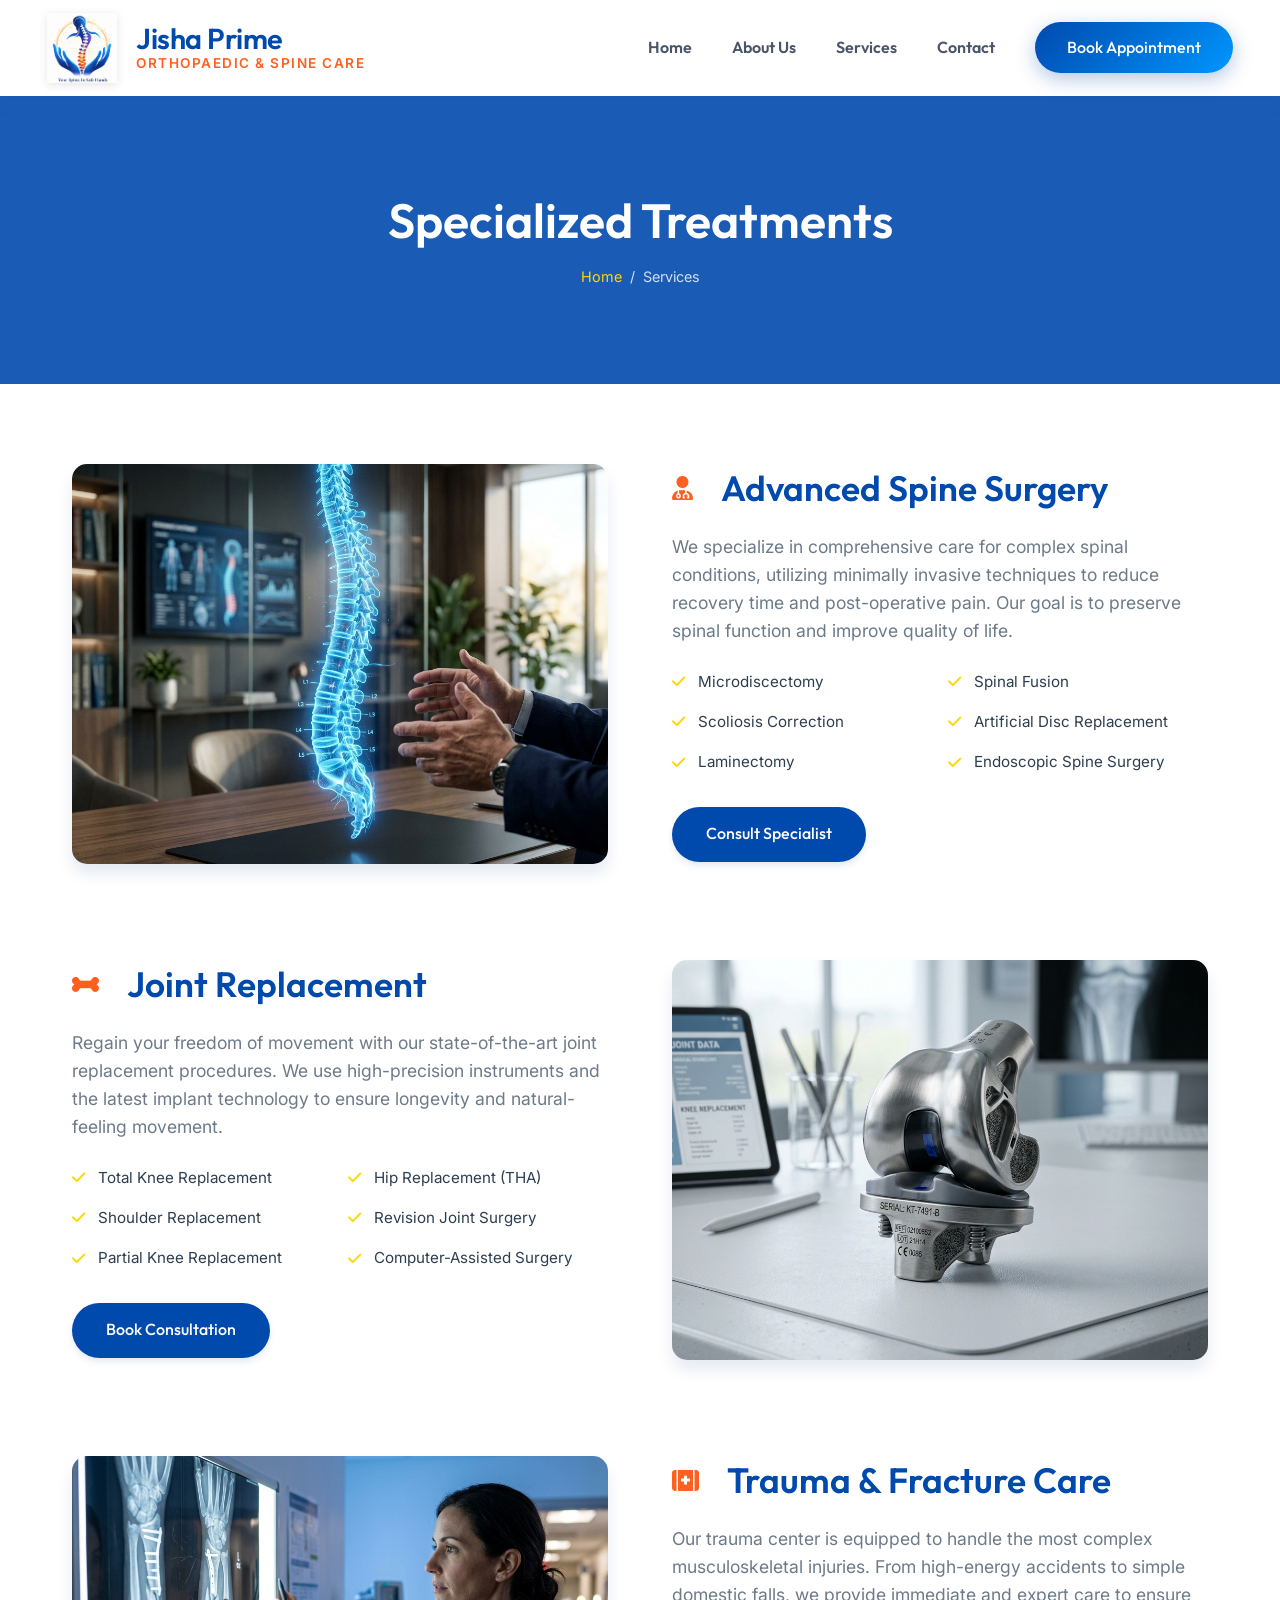
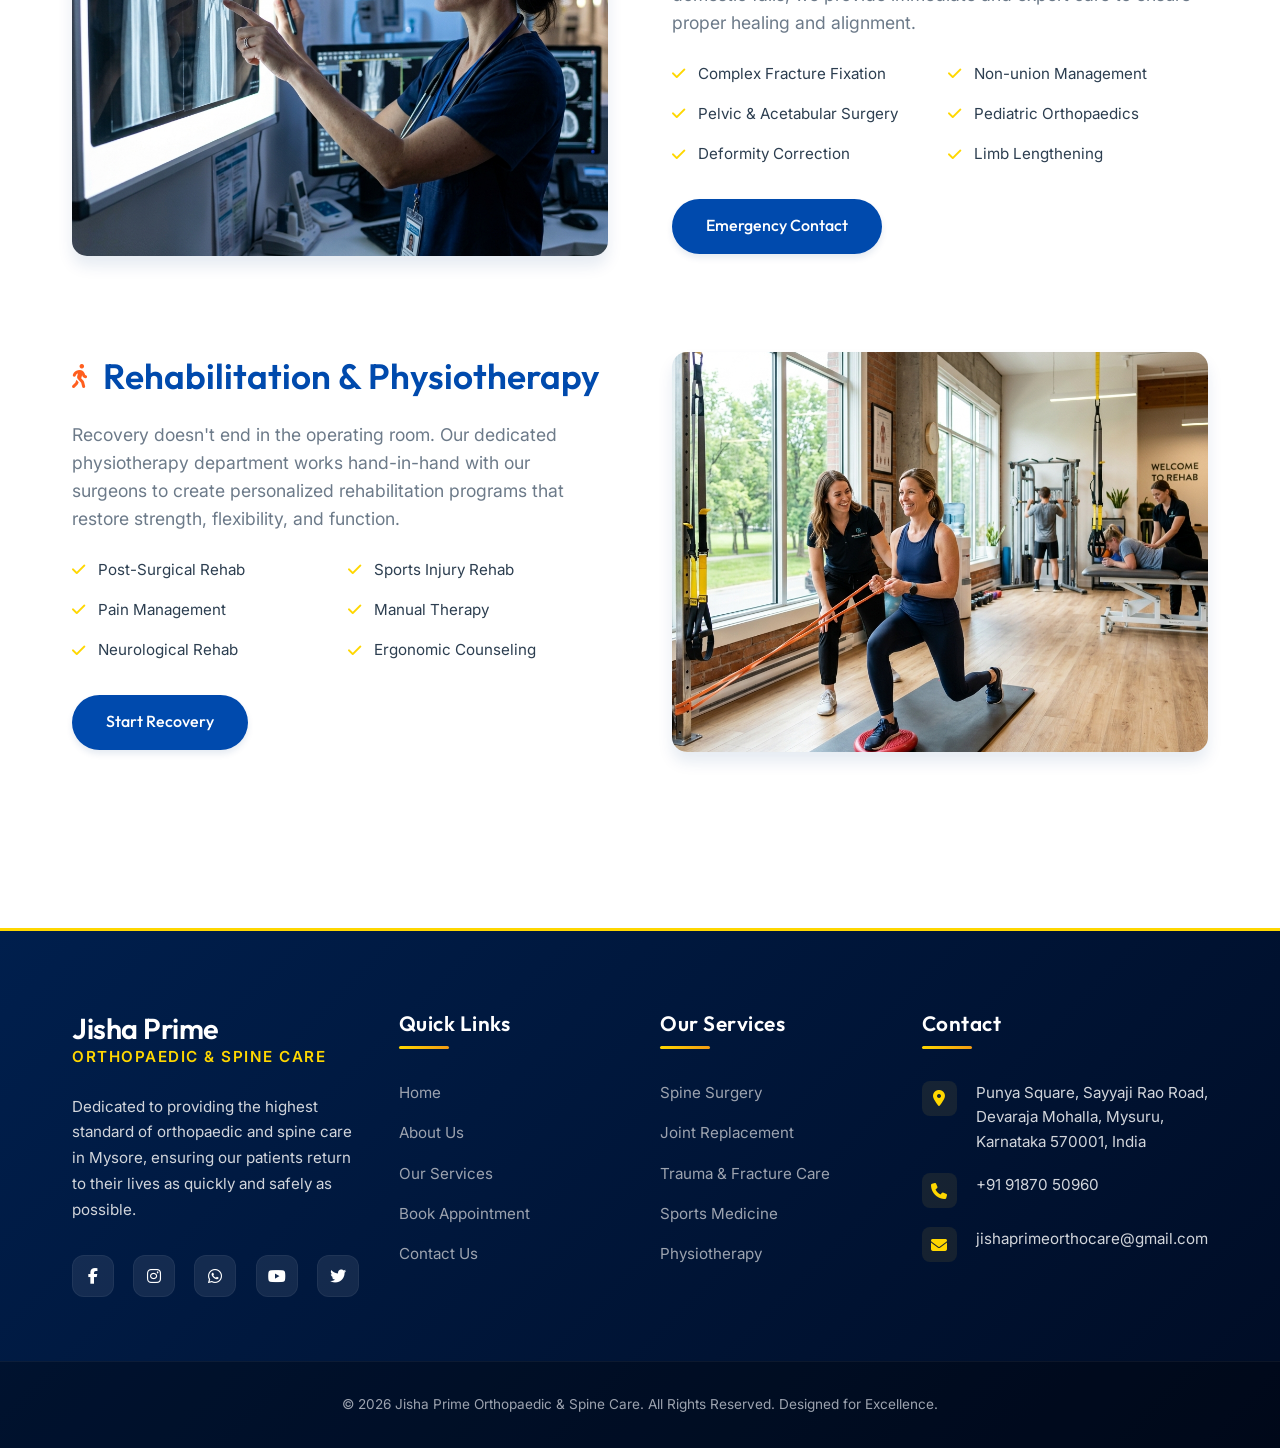
<file: services.html>
<!DOCTYPE html>
<html lang="en">

<head>
    <meta charset="UTF-8">
    <meta name="viewport" content="width=device-width, initial-scale=1.0">
    <title>Our Services | Jisha Prime Orthopaedic & Spine Care</title>
    <link rel="preconnect" href="https://fonts.googleapis.com">
    <link rel="preconnect" href="https://fonts.gstatic.com" crossorigin>
    <link
        href="https://fonts.googleapis.com/css2?family=Inter:wght@400;500;600&family=Outfit:wght@400;500;600;700&display=swap"
        rel="stylesheet">
    <link rel="stylesheet" href="https://cdnjs.cloudflare.com/ajax/libs/font-awesome/6.4.0/css/all.min.css">
    <link rel="stylesheet" href="css/style.css?v=2">
    <!-- Favicon -->
    <link rel="icon" type="image/png" href="assets/logo.png">
    <style>
        .page-header {
            background: linear-gradient(rgba(0, 74, 173, 0.9), rgba(0, 74, 173, 0.9)), url('https://images.unsplash.com/photo-1505751172107-573225a9405b?ixlib=rb-4.0.3&auto=format&fit=crop&w=1920&q=80') center/cover;
            color: var(--white);
            padding: 6rem 0;
            text-align: center;
        }

        .page-header h1 {
            color: var(--white);
            font-size: 3rem;
            margin-bottom: 1rem;
        }

        .breadcrumb {
            display: flex;
            justify-content: center;
            gap: 0.5rem;
            font-size: 0.9rem;
            color: rgba(255, 255, 255, 0.8);
        }

        .breadcrumb a {
            color: var(--primary-gold);
        }

        .services-list {
            padding: 5rem 0;
        }

        .service-detail-card {
            display: flex;
            gap: 4rem;
            margin-bottom: 6rem;
            align-items: center;
        }

        .service-detail-card:nth-child(even) {
            flex-direction: row-reverse;
        }

        .service-detail-img {
            flex: 1;
            border-radius: 15px;
            overflow: hidden;
            box-shadow: var(--shadow-lg);
            height: 400px;
        }

        .service-detail-img img {
            width: 100%;
            height: 100%;
            object-fit: cover;
        }

        .service-detail-content {
            flex: 1;
        }

        .service-detail-content h2 {
            font-size: 2.2rem;
            margin-bottom: 1.5rem;
            color: var(--primary-blue);
            display: flex;
            align-items: center;
            gap: 1rem;
        }

        .service-detail-content h2 i {
            color: var(--accent-orange);
            font-size: 1.5rem;
        }

        .service-detail-content p {
            margin-bottom: 1.5rem;
            color: var(--text-light);
            font-size: 1.1rem;
        }

        .service-features {
            display: grid;
            grid-template-columns: 1fr 1fr;
            gap: 1rem;
        }

        .service-features li {
            display: flex;
            align-items: center;
            gap: 0.8rem;
            font-size: 0.95rem;
            color: var(--text-dark);
        }

        .service-features i {
            color: var(--primary-gold);
        }

        @media (max-width: 992px) {

            .service-detail-card,
            .service-detail-card:nth-child(even) {
                flex-direction: column;
                gap: 2rem;
            }

            .service-detail-img {
                width: 100%;
                height: 300px;
            }
        }
    </style>
</head>

<body>

    <!-- Main Navigation -->
    <header class="header">
        <div class="nav-container">
            <a href="index.html" class="logo">
                <!-- Original Logo Image -->
                <img src="assets/logo.png" alt="Jisha Prime Orthopaedic & Spine Care Logo"
                    style="height: 70px; width: auto;">
                <div class="logo-text">
                    <h1>Jisha Prime</h1>
                    <p>Orthopaedic & Spine Care</p>
                </div>
            </a>

            <div class="mobile-toggle">
                <i class="fas fa-bars"></i>
            </div>

            <nav class="nav-menu">
                <a href="index.html" class="nav-link">Home</a>
                <a href="about.html" class="nav-link">About Us</a>
                <a href="services.html" class="nav-link">Services</a>
                <a href="contact.html" class="nav-link">Contact</a>
                <a href="appointment.html" class="btn btn-secondary" style="color: white; border: none;">Book
                    Appointment</a>
            </nav>
        </div>
    </header>

    <!-- Page Header -->
    <section class="page-header">
        <div class="container">
            <h1>Specialized Treatments</h1>
            <div class="breadcrumb">
                <a href="index.html">Home</a>
                <span>/</span>
                <span>Services</span>
            </div>
        </div>
    </section>

    <!-- Services Detail Section -->
    <section class="services-list">
        <div class="container">

            <!-- Spine Surgery -->
            <div class="service-detail-card" id="spine">
                <div class="service-detail-img">
                    <img src="assets/spine.png" alt="Spine Surgery">
                </div>
                <div class="service-detail-content">
                    <h2><i class="fas fa-user-doctor" style="color: var(--accent-orange); margin-right: 12px;"></i>
                        Advanced Spine Surgery</h2>
                    <p>We specialize in comprehensive care for complex spinal conditions, utilizing minimally invasive
                        techniques to reduce recovery time and post-operative pain. Our goal is to preserve spinal
                        function and improve quality of life.</p>
                    <ul class="service-features">
                        <li><i class="fas fa-check"></i> Microdiscectomy</li>
                        <li><i class="fas fa-check"></i> Spinal Fusion</li>
                        <li><i class="fas fa-check"></i> Scoliosis Correction</li>
                        <li><i class="fas fa-check"></i> Artificial Disc Replacement</li>
                        <li><i class="fas fa-check"></i> Laminectomy</li>
                        <li><i class="fas fa-check"></i> Endoscopic Spine Surgery</li>
                    </ul>
                    <a href="appointment.html" class="btn btn-primary" style="margin-top: 2rem;">Consult Specialist</a>
                </div>
            </div>

            <!-- Joint Replacement -->
            <div class="service-detail-card" id="joint">
                <div class="service-detail-img">
                    <img src="assets/joint.png" alt="Joint Replacement">
                </div>
                <div class="service-detail-content">
                    <h2><i class="fas fa-bone" style="color: var(--accent-orange); margin-right: 12px;"></i> Joint
                        Replacement</h2>
                    <p>Regain your freedom of movement with our state-of-the-art joint replacement procedures. We use
                        high-precision instruments and the latest implant technology to ensure longevity and
                        natural-feeling movement.</p>
                    <ul class="service-features">
                        <li><i class="fas fa-check"></i> Total Knee Replacement</li>
                        <li><i class="fas fa-check"></i> Hip Replacement (THA)</li>
                        <li><i class="fas fa-check"></i> Shoulder Replacement</li>
                        <li><i class="fas fa-check"></i> Revision Joint Surgery</li>
                        <li><i class="fas fa-check"></i> Partial Knee Replacement</li>
                        <li><i class="fas fa-check"></i> Computer-Assisted Surgery</li>
                    </ul>
                    <a href="appointment.html" class="btn btn-primary" style="margin-top: 2rem;">Book Consultation</a>
                </div>
            </div>

            <!-- Trauma & Fracture -->
            <div class="service-detail-card" id="trauma">
                <div class="service-detail-img">
                    <img src="assets/trauma.png" alt="Trauma Care">
                </div>
                <div class="service-detail-content">
                    <h2><i class="fas fa-kit-medical" style="color: var(--accent-orange); margin-right: 12px;"></i>
                        Trauma & Fracture Care</h2>
                    <p>Our trauma center is equipped to handle the most complex musculoskeletal injuries. From
                        high-energy accidents to simple domestic falls, we provide immediate and expert care to ensure
                        proper healing and alignment.</p>
                    <ul class="service-features">
                        <li><i class="fas fa-check"></i> Complex Fracture Fixation</li>
                        <li><i class="fas fa-check"></i> Non-union Management</li>
                        <li><i class="fas fa-check"></i> Pelvic & Acetabular Surgery</li>
                        <li><i class="fas fa-check"></i> Pediatric Orthopaedics</li>
                        <li><i class="fas fa-check"></i> Deformity Correction</li>
                        <li><i class="fas fa-check"></i> Limb Lengthening</li>
                    </ul>
                    <a href="appointment.html" class="btn btn-primary" style="margin-top: 2rem;">Emergency Contact</a>
                </div>
            </div>

            <!-- Physiotherapy -->
            <div class="service-detail-card" id="physio">
                <div class="service-detail-img">
                    <img src="assets/physio.png" alt="Physiotherapy">
                </div>
                <div class="service-detail-content">
                    <h2><i class="fas fa-person-walking" style="color: var(--accent-orange);"></i> Rehabilitation &
                        Physiotherapy</h2>
                    <p>Recovery doesn't end in the operating room. Our dedicated physiotherapy department works
                        hand-in-hand with our surgeons to create personalized rehabilitation programs that restore
                        strength, flexibility, and function.</p>
                    <ul class="service-features">
                        <li><i class="fas fa-check"></i> Post-Surgical Rehab</li>
                        <li><i class="fas fa-check"></i> Sports Injury Rehab</li>
                        <li><i class="fas fa-check"></i> Pain Management</li>
                        <li><i class="fas fa-check"></i> Manual Therapy</li>
                        <li><i class="fas fa-check"></i> Neurological Rehab</li>
                        <li><i class="fas fa-check"></i> Ergonomic Counseling</li>
                    </ul>
                    <a href="appointment.html" class="btn btn-primary" style="margin-top: 2rem;">Start Recovery</a>
                </div>
            </div>

        </div>
    </section>

    <!-- Footer -->
    <footer class="footer">
        <div class="container">
            <div class="footer-grid">
                <div class="footer-col">
                    <div class="logo-text" style="margin-bottom: 1rem;">
                        <h1 style="color: var(--white);">Jisha Prime</h1>
                        <p style="color: var(--primary-gold);">Orthopaedic & Spine Care</p>
                    </div>
                    <p>Dedicated to providing the highest standard of orthopaedic and spine care in Mysore, ensuring our
                        patients return to their lives as quickly and safely as possible.</p>
                    <div class="footer-social">
                        <a href="https://www.facebook.com/search/top?q=Jisha%20Prime%20Orthopaedic%20%26%20Spine%20Care"
                            target="_blank" aria-label="Facebook"><i class="fab fa-facebook-f"></i></a>
                        <a href="https://www.instagram.com/thespinemechanic07" target="_blank" aria-label="Instagram"><i
                                class="fab fa-instagram"></i></a>
                        <a href="https://wa.me/919187050960" target="_blank" aria-label="WhatsApp"><i
                                class="fab fa-whatsapp"></i></a>
                        <a href="#" target="_blank" aria-label="YouTube"><i class="fab fa-youtube"></i></a>
                        <a href="#" target="_blank" aria-label="Twitter"><i class="fab fa-twitter"></i></a>
                    </div>
                </div>

                <div class="footer-col">
                    <h3>Quick Links</h3>
                    <ul class="footer-links">
                        <li><a href="index.html">Home</a></li>
                        <li><a href="about.html">About Us</a></li>
                        <li><a href="services.html">Our Services</a></li>
                        <li><a href="appointment.html">Book Appointment</a></li>
                        <li><a href="contact.html">Contact Us</a></li>
                    </ul>
                </div>

                <div class="footer-col">
                    <h3>Our Services</h3>
                    <ul class="footer-links">
                        <li><a href="services.html#spine">Spine Surgery</a></li>
                        <li><a href="services.html#joint">Joint Replacement</a></li>
                        <li><a href="services.html#trauma">Trauma & Fracture Care</a></li>
                        <li><a href="services.html#sports">Sports Medicine</a></li>
                        <li><a href="services.html#physio">Physiotherapy</a></li>
                    </ul>
                </div>

                <div class="footer-col">
                    <h3>Contact</h3>
                    <ul class="footer-contact">
                        <li>
                            <i class="fas fa-map-marker-alt"></i>
                            <a href="https://maps.app.goo.gl/DzccedRnH6jNJnV17" target="_blank"
                                style="color: inherit; transition: color 0.3s ease;"
                                onmouseover="this.style.color='var(--primary-gold)'"
                                onmouseout="this.style.color='inherit'">
                                <span>Punya Square, Sayyaji Rao Road, Devaraja Mohalla, Mysuru, Karnataka 570001,
                                    India</span>
                            </a>
                        </li>
                        <li><i class="fas fa-phone"></i> +91 91870 50960</li>
                        <li><i class="fas fa-envelope"></i> jishaprimeorthocare@gmail.com</li>
                    </ul>
                </div>
            </div>
        </div>

        <div class="footer-bottom">
            <div class="container">
                <p>&copy; 2026 Jisha Prime Orthopaedic & Spine Care. All Rights Reserved. Designed for Excellence.</p>
            </div>
        </div>
    </footer>

    <script src="js/main.js?v=2"></script>
</body>

</html>
</file>
<file: css/style.css>
/* 
  Jisha Prime Orthopaedic & Spine Care
  Design System & Global Styles
*/

:root {
  /* Color Palette based on logo and requirements */
  --primary-blue: #004AAD;     /* Rich Deep Blue from Logo */
  --secondary-blue: #0096FF;   /* Vibrant Sky Blue from Logo */
  --primary-gold: #FFD700;     /* Sunburst Gold from Logo */
  --accent-orange: #FF5F1F;    /* Vibrant Spine Orange from Logo */
  --white: #FFFFFF;
  --off-white: #F8F9FA;
  --text-dark: #2C3E50;
  --text-light: #6C7A89;
  --border-color: #E2E8F0;
  
  /* Typography */
  --font-primary: 'Outfit', sans-serif;
  --font-secondary: 'Inter', sans-serif;
  
  /* Transitions */
  --transition-fast: 0.2s ease-in-out;
  --transition-normal: 0.3s ease-in-out;
  
  /* Shadows */
  --shadow-sm: 0 2px 4px rgba(10, 58, 130, 0.05);
  --shadow-md: 0 4px 6px rgba(10, 58, 130, 0.1);
  --shadow-lg: 0 10px 15px rgba(10, 58, 130, 0.1);
  
  /* Spacing */
  --container-padding: 2rem;
  --section-padding: 5rem 0;
}

/* Base Styles */
* {
  margin: 0;
  padding: 0;
  box-sizing: border-box;
}

html {
  scroll-behavior: smooth;
  font-size: 16px;
}

body {
  font-family: var(--font-secondary);
  color: var(--text-dark);
  background-color: var(--white);
  line-height: 1.6;
  overflow-x: hidden;
  animation: pageEnter 1s cubic-bezier(0.23, 1, 0.32, 1) forwards;
}

@keyframes pageEnter {
  0% {
    opacity: 0;
    transform: scale(0.98) translateY(20px);
  }
  100% {
    opacity: 1;
    transform: scale(1) translateY(0);
  }
}

h1, h2, h3, h4, h5, h6 {
  font-family: var(--font-primary);
  font-weight: 600;
  color: var(--primary-blue);
  line-height: 1.2;
}

a {
  text-decoration: none;
  color: var(--primary-blue);
  transition: color var(--transition-fast);
}

a:hover {
  color: var(--accent-orange);
}

ul {
  list-style: none;
}

img {
  max-width: 100%;
  height: auto;
  display: block;
}

/* Layout Containers */
.container {
  width: 100%;
  max-width: 1200px;
  margin: 0 auto;
  padding: 0 var(--container-padding);
}

.section {
  padding: var(--section-padding);
}

.section-bg-light {
  background-color: var(--off-white);
}

.section-bg-blue {
  background-color: var(--primary-blue);
  color: var(--white);
}

.section-bg-blue h2, 
.section-bg-blue h3, 
.section-bg-blue p {
  color: var(--white);
}

/* Section Headers */
.section-header {
  text-align: center;
  margin-bottom: 3rem;
}

.section-title {
  font-size: 2.5rem;
  margin-bottom: 1rem;
  position: relative;
  display: inline-block;
}

.section-title::after {
  content: '';
  position: absolute;
  bottom: -10px;
  left: 50%;
  transform: translateX(-50%);
  width: 60px;
  height: 3px;
  background-color: var(--primary-gold);
  border-radius: 2px;
}

.section-subtitle {
  color: var(--text-light);
  font-size: 1.1rem;
  max-width: 600px;
  margin: 0 auto;
}

/* Buttons */
.btn {
  display: inline-block;
  padding: 0.8rem 2rem;
  border-radius: 50px;
  font-family: var(--font-primary);
  font-weight: 500;
  text-align: center;
  cursor: pointer;
  transition: all var(--transition-normal);
  border: 2px solid transparent;
}

.btn-primary {
  background-color: var(--primary-blue);
  color: var(--white);
  box-shadow: var(--shadow-md);
}

.btn-primary:hover {
  background-color: var(--secondary-blue);
  color: var(--white);
  transform: translateY(-2px);
  box-shadow: var(--shadow-lg);
}

.btn-secondary {
  background: linear-gradient(135deg, var(--primary-blue) 0%, var(--secondary-blue) 100%);
  color: var(--white);
  box-shadow: 0 6px 20px rgba(0, 74, 173, 0.3);
}

.btn-secondary:hover {
  background: linear-gradient(135deg, var(--secondary-blue) 0%, var(--primary-blue) 100%);
  color: var(--white);
  transform: translateY(-2px);
  box-shadow: 0 10px 25px rgba(0, 74, 173, 0.4);
}

.btn-outline {
  background-color: transparent;
  border-color: var(--primary-blue);
  color: var(--primary-blue);
}

.btn-outline:hover {
  background-color: var(--primary-blue);
  color: var(--white);
}

/* Header & Navigation Upgrade */
.header {
  background-color: var(--white);
  box-shadow: 0 4px 20px rgba(0, 74, 173, 0.08);
  position: sticky;
  top: 0;
  z-index: 1000;
  transition: all 0.3s ease;
}

.header-top {
  background: linear-gradient(90deg, #001f4d 0%, #004AAD 100%);
  color: var(--white);
  padding: 0.6rem 0;
  font-size: 0.85rem;
  border-bottom: 2px solid rgba(255, 215, 0, 0.3);
  font-family: var(--font-primary);
  font-weight: 500;
}

.header-top .container {
  display: flex;
  justify-content: space-between;
  align-items: center;
}

.header-contact, .header-time {
  display: flex;
  gap: 1.5rem;
}

.header-top i {
  color: var(--primary-gold);
  background: rgba(255, 255, 255, 0.1);
  width: 26px;
  height: 26px;
  display: inline-flex;
  align-items: center;
  justify-content: center;
  border-radius: 6px;
  font-size: 0.8rem;
  transition: transform 0.3s ease;
}

.header-top span {
  display: inline-flex;
  align-items: center;
  gap: 0.6rem;
  transition: color 0.3s ease;
}

.header-top span:hover {
  color: var(--primary-gold);
}

.header-top span:hover i {
  transform: translateY(-2px);
  background: rgba(255, 215, 0, 0.2);
}

.nav-container {
  display: flex;
  justify-content: space-between;
  align-items: center;
  padding: 0.8rem var(--container-padding);
  max-width: 1250px;
  margin: 0 auto;
}

.logo {
  display: flex;
  align-items: center;
  gap: 1.2rem;
  transition: transform 0.3s ease;
}

.logo:hover {
  transform: scale(1.02);
}

.logo img {
  height: 60px;
  filter: drop-shadow(0 2px 4px rgba(0, 0, 0, 0.1));
}

.logo-text h1 {
  font-size: 1.8rem;
  margin-bottom: -2px;
  color: var(--primary-blue);
  letter-spacing: -0.5px;
}

.logo-text p {
  font-size: 0.85rem;
  color: var(--accent-orange);
  margin-bottom: 0;
  font-weight: 600;
  text-transform: uppercase;
  letter-spacing: 1.5px;
}

.nav-menu {
  display: flex;
  gap: 2.5rem;
  align-items: center;
}

.nav-link {
  font-family: var(--font-primary);
  font-weight: 600;
  color: #4a5568;
  position: relative;
  font-size: 1rem;
  transition: all 0.3s ease;
  padding: 0.5rem 0;
}

.nav-link::after {
  content: '';
  position: absolute;
  bottom: 0;
  left: 50%;
  width: 0;
  height: 3px;
  background: linear-gradient(90deg, var(--primary-gold), var(--accent-orange));
  transition: all 0.3s cubic-bezier(0.68, -0.55, 0.27, 1.55);
  transform: translateX(-50%);
  border-radius: 10px;
}

.nav-link:hover::after,
.nav-link.active::after {
  width: 100%;
}

.nav-link:hover,
.nav-link.active {
  color: var(--primary-blue);
  transform: translateY(-1px);
}

.mobile-toggle {
  display: none;
  font-size: 1.5rem;
  color: var(--primary-blue);
  cursor: pointer;
}

/* Footer */
.footer {
  background: linear-gradient(135deg, #001f4d 0%, #000c24 100%);
  color: var(--white);
  padding-top: 5rem;
  border-top: 3px solid var(--primary-gold);
}

.footer-grid {
  display: grid;
  grid-template-columns: repeat(4, 1fr);
  gap: 2.5rem;
  margin-bottom: 4rem;
}

@media (max-width: 992px) {
  .footer-grid {
    grid-template-columns: repeat(2, 1fr);
  }
}

@media (max-width: 768px) {
  .footer-grid {
    grid-template-columns: 1fr;
  }
}

.footer-col h3 {
  color: var(--white);
  font-size: 1.3rem;
  font-weight: 600;
  margin-bottom: 2rem;
  position: relative;
  padding-bottom: 0.8rem;
  letter-spacing: 0.5px;
}

.footer-col h3::after {
  content: '';
  position: absolute;
  bottom: 0;
  left: 0;
  width: 50px;
  height: 3px;
  background: linear-gradient(to right, var(--primary-gold), #f39c12);
  border-radius: 2px;
}

.footer-col p {
  color: #d1d5db;
  line-height: 1.7;
  margin-bottom: 1.5rem;
  font-size: 0.95rem;
}

.footer-links li {
  margin-bottom: 1rem;
}

.footer-links a {
  color: #9ca3af;
  transition: all var(--transition-normal);
  display: flex;
  align-items: center;
  gap: 0.7rem;
  font-size: 0.95rem;
}

.footer-links a i {
  font-size: 0.8rem;
  opacity: 0;
  transform: translateX(-10px);
  transition: all var(--transition-fast);
}

.footer-links a:hover {
  color: var(--primary-gold);
  transform: translateX(8px);
}

.footer-links a:hover i {
  opacity: 1;
  transform: translateX(0);
}

.footer-contact li {
  display: flex;
  align-items: flex-start;
  gap: 1.2rem;
  margin-bottom: 1.2rem;
  color: #d1d5db;
  font-size: 0.95rem;
}

.footer-contact i {
  width: 35px;
  height: 35px;
  background: rgba(212, 175, 55, 0.1);
  color: var(--primary-gold);
  display: flex;
  align-items: center;
  justify-content: center;
  border-radius: 8px;
  flex-shrink: 0;
  font-size: 1rem;
  transition: all 0.3s ease;
}

.footer-contact li:hover i {
  background: var(--primary-gold);
  color: var(--text-dark);
  transform: translateY(-3px);
}

.footer-bottom {
  background-color: rgba(0, 0, 0, 0.3);
  padding: 2rem 0;
  text-align: center;
  color: #9ca3af;
  font-size: 0.85rem;
  border-top: 1px solid rgba(255, 255, 255, 0.05);
}

.footer-social {
  display: flex;
  gap: 1.2rem;
  margin-top: 2rem;
}

.footer-social a {
  width: 42px;
  height: 42px;
  background-color: rgba(255, 255, 255, 0.08);
  color: var(--white);
  display: flex;
  align-items: center;
  justify-content: center;
  border-radius: 12px;
  transition: all 0.3s cubic-bezier(0.4, 0, 0.2, 1);
  border: 1px solid rgba(255, 255, 255, 0.05);
}

.footer-social a:hover {
  transform: translateY(-8px) scale(1.1);
  color: var(--white);
  border-color: transparent;
  box-shadow: 0 15px 30px rgba(0, 0, 0, 0.4);
}

.footer-social a[aria-label="Facebook"]:hover { background: #1877F2; box-shadow: 0 10px 20px rgba(24, 119, 242, 0.4); }
.footer-social a[aria-label="Instagram"]:hover { background: linear-gradient(45deg, #f09433 0%, #e6683c 25%, #dc2743 50%, #cc2366 75%, #bc1888 100%); box-shadow: 0 10px 20px rgba(220, 39, 67, 0.4); }
.footer-social a[aria-label="WhatsApp"]:hover { background: #25D366; box-shadow: 0 10px 20px rgba(37, 211, 102, 0.4); }
.footer-social a[aria-label="YouTube"]:hover { background: #FF0000; box-shadow: 0 10px 20px rgba(255, 0, 0, 0.4); }
.footer-social a[aria-label="Twitter"]:hover { background: #1DA1F2; box-shadow: 0 10px 20px rgba(29, 161, 242, 0.4); }

/* Patient Reviews Section */
.reviews-section {
  padding: 100px 0;
  background: linear-gradient(135deg, #f8faff 0%, #eef4ff 100%);
  position: relative;
  overflow: hidden;
}

.reviews-section::before {
  content: '';
  position: absolute;
  top: -100px;
  right: -100px;
  width: 300px;
  height: 300px;
  background: rgba(0, 74, 173, 0.03);
  border-radius: 50%;
}

.reviews-grid {
  display: grid;
  grid-template-columns: repeat(3, 1fr);
  gap: 2.5rem;
  margin-top: 4rem;
}

.review-card {
  background: rgba(255, 255, 255, 0.7);
  backdrop-filter: blur(10px);
  padding: 3rem 2rem;
  border-radius: 30px;
  border: 1px solid rgba(255, 255, 255, 0.5);
  box-shadow: 0 15px 35px rgba(0, 74, 173, 0.05);
  transition: all 0.4s cubic-bezier(0.175, 0.885, 0.32, 1.275);
  position: relative;
}

.review-card:hover {
  transform: translateY(-12px);
  background: var(--white);
  box-shadow: 0 25px 50px rgba(0, 74, 173, 0.1);
  border-color: var(--primary-gold);
}

.quote-icon {
  position: absolute;
  top: 20px;
  right: 30px;
  font-size: 3rem;
  color: rgba(0, 74, 173, 0.05);
  transition: color 0.3s ease;
}

.review-card:hover .quote-icon {
  color: rgba(255, 215, 0, 0.2);
}

.rating {
  color: #ffc107;
  margin-bottom: 1.5rem;
  display: flex;
  gap: 4px;
}

.review-text {
  font-size: 1.05rem;
  line-height: 1.7;
  color: #4a5568;
  margin-bottom: 2rem;
  font-style: italic;
}

.reviewer-info {
  display: flex;
  align-items: center;
  gap: 1.2rem;
}

.reviewer-img {
  width: 55px;
  height: 55px;
  background: var(--primary-blue);
  border-radius: 50%;
  display: flex;
  align-items: center;
  justify-content: center;
  color: var(--white);
  font-weight: 700;
  font-size: 1.2rem;
  box-shadow: 0 5px 15px rgba(0, 74, 173, 0.2);
}

.reviewer-details h4 {
  color: var(--text-dark);
  margin-bottom: 2px;
}

.reviewer-details p {
  font-size: 0.85rem;
  color: var(--primary-blue);
  font-weight: 600;
}

@media (max-width: 992px) {
  .reviews-grid {
    grid-template-columns: repeat(2, 1fr);
  }
}

@media (max-width: 768px) {
  .reviews-grid {
    grid-template-columns: 1fr;
  }
}

}

/* Responsive Utilities */
@media (max-width: 992px) {
  .header-top {
    display: none;
  }
  
  .nav-menu {
    position: fixed;
    top: 80px;
    left: 0;
    width: 100%;
    height: calc(100vh - 80px);
    background-color: var(--white);
    flex-direction: column;
    justify-content: center;
    gap: 2rem;
    transform: translateX(-100%);
    transition: transform var(--transition-normal);
    box-shadow: var(--shadow-md);
    z-index: 1001;
  }
  
  .nav-menu.active {
    transform: translateX(0);
  }
  
  .mobile-toggle {
    display: block;
  }
}

@media (max-width: 768px) {
  .section-title {
    font-size: 2rem;
  }
  
  .logo-text h1 {
    font-size: 1.2rem;
  }
}


/* Footer Navigation */
.footer-nav {
  display: flex;
  justify-content: center;
  gap: 3.5rem;
  margin-top: 2rem;
  padding-top: 2rem;
  border-top: 1px solid rgba(255, 255, 255, 0.1);
}

.footer-nav a {
  color: var(--white);
  font-weight: 700;
  text-decoration: none;
  font-size: 1.1rem;
  transition: all 0.3s ease;
  opacity: 0.9;
  font-family: 'Outfit', sans-serif;
}

.footer-nav a:hover {
  color: var(--primary-gold);
  opacity: 1;
  transform: translateY(-2px);
}

@media (max-width: 768px) {
  .footer-nav {
    flex-wrap: wrap;
    gap: 1.5rem;
    justify-content: center;
  }
}
</file>
